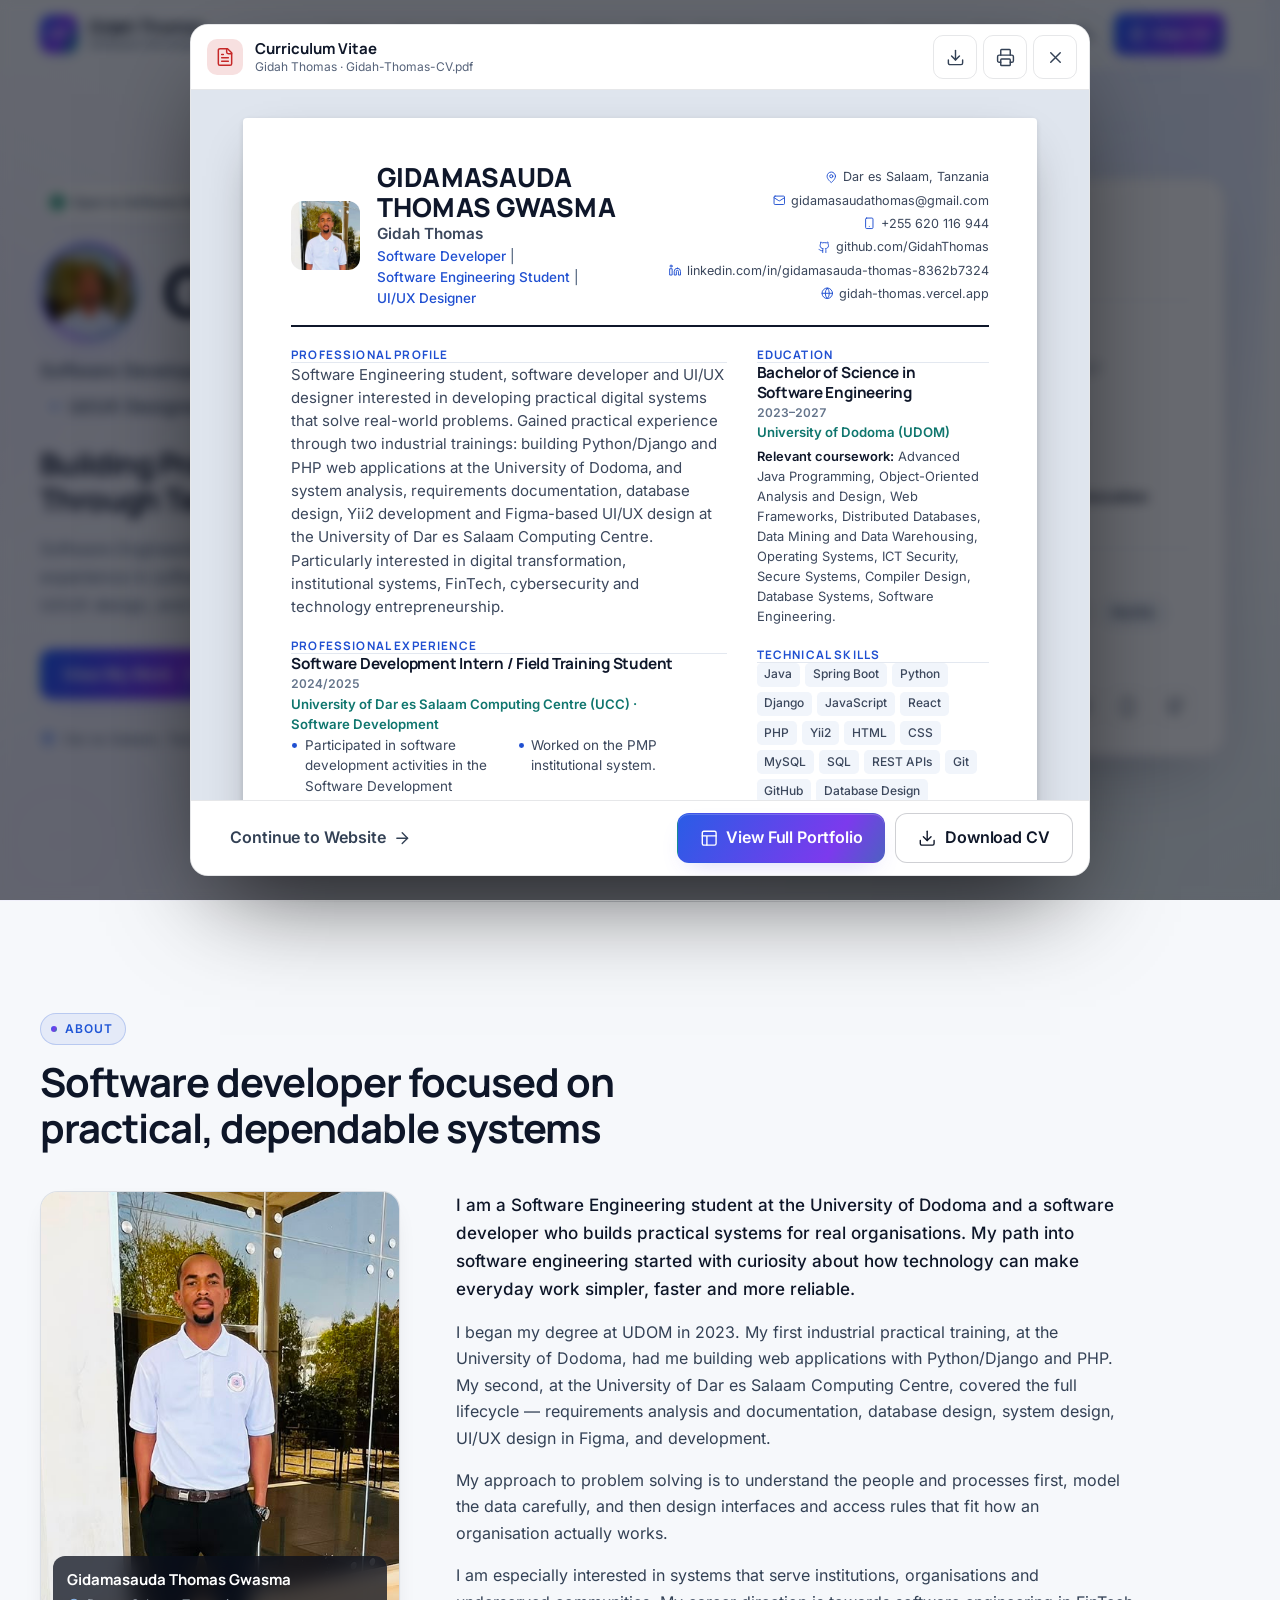
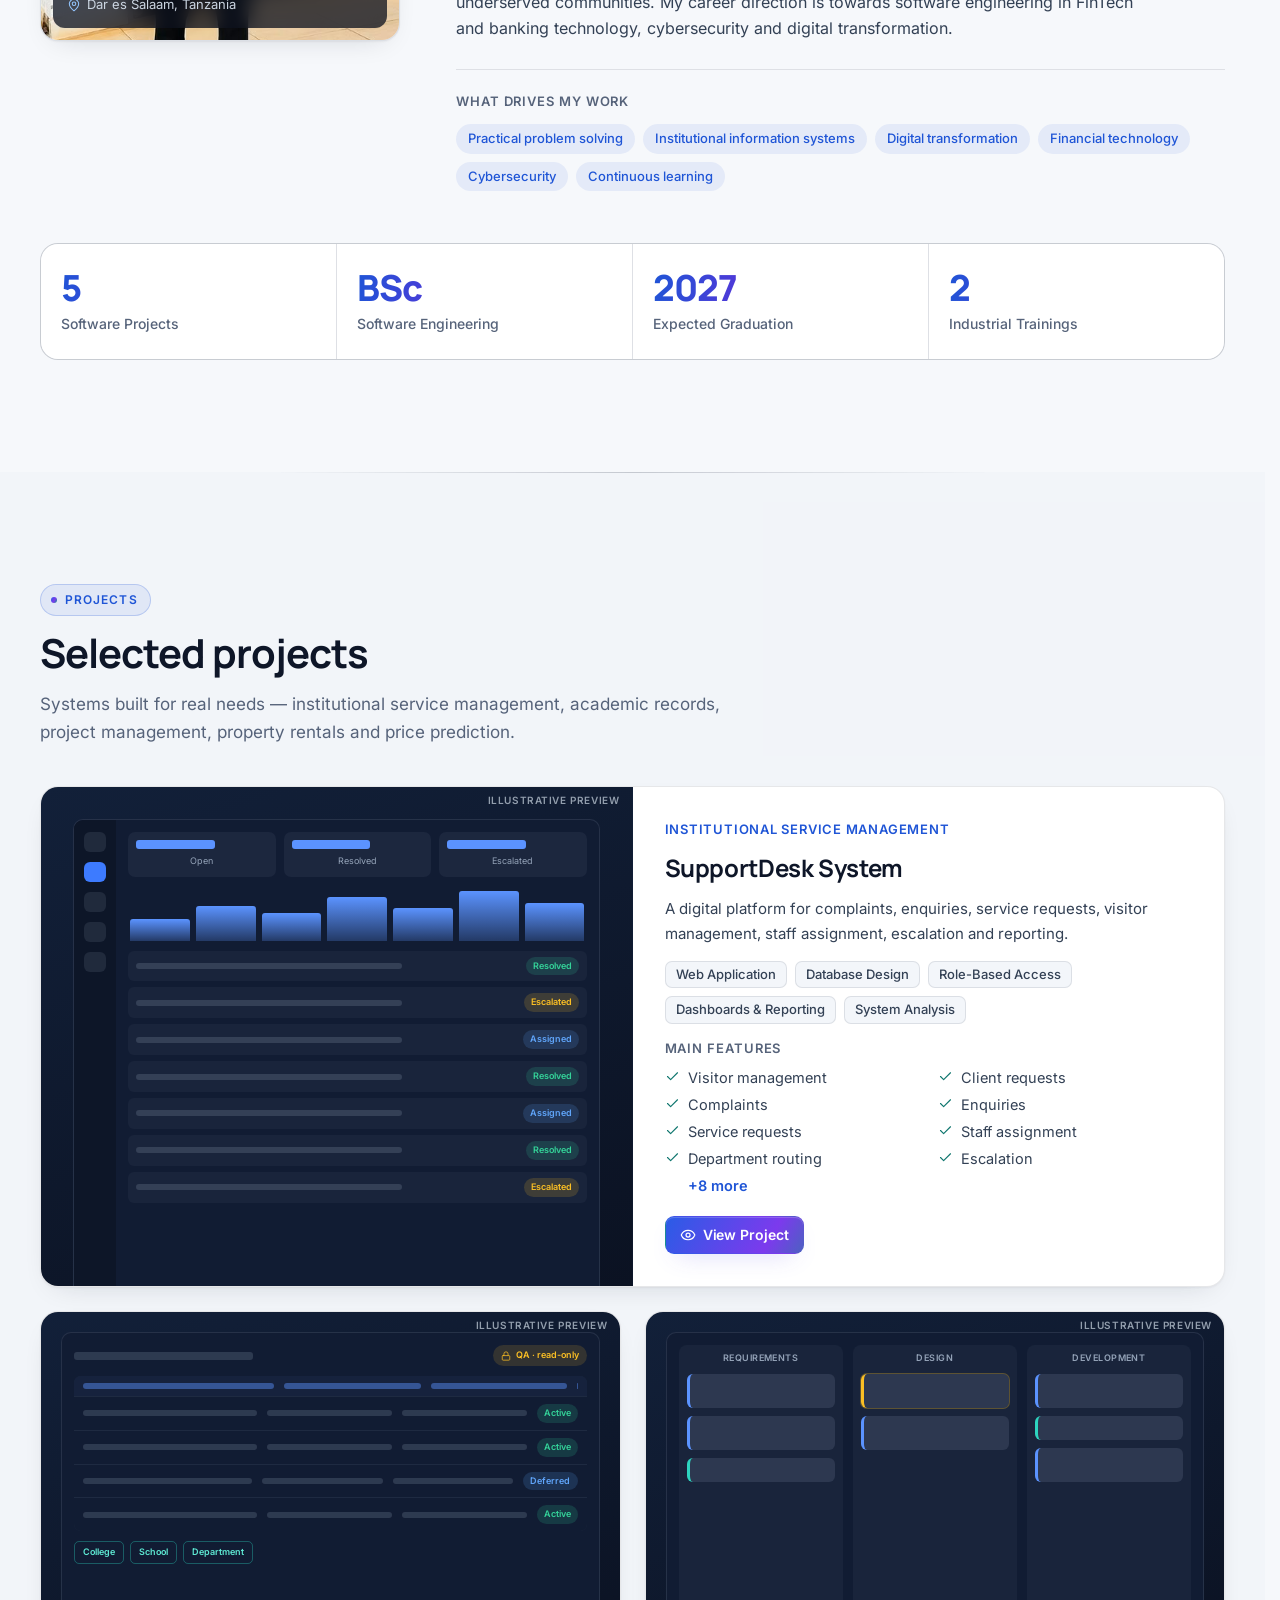
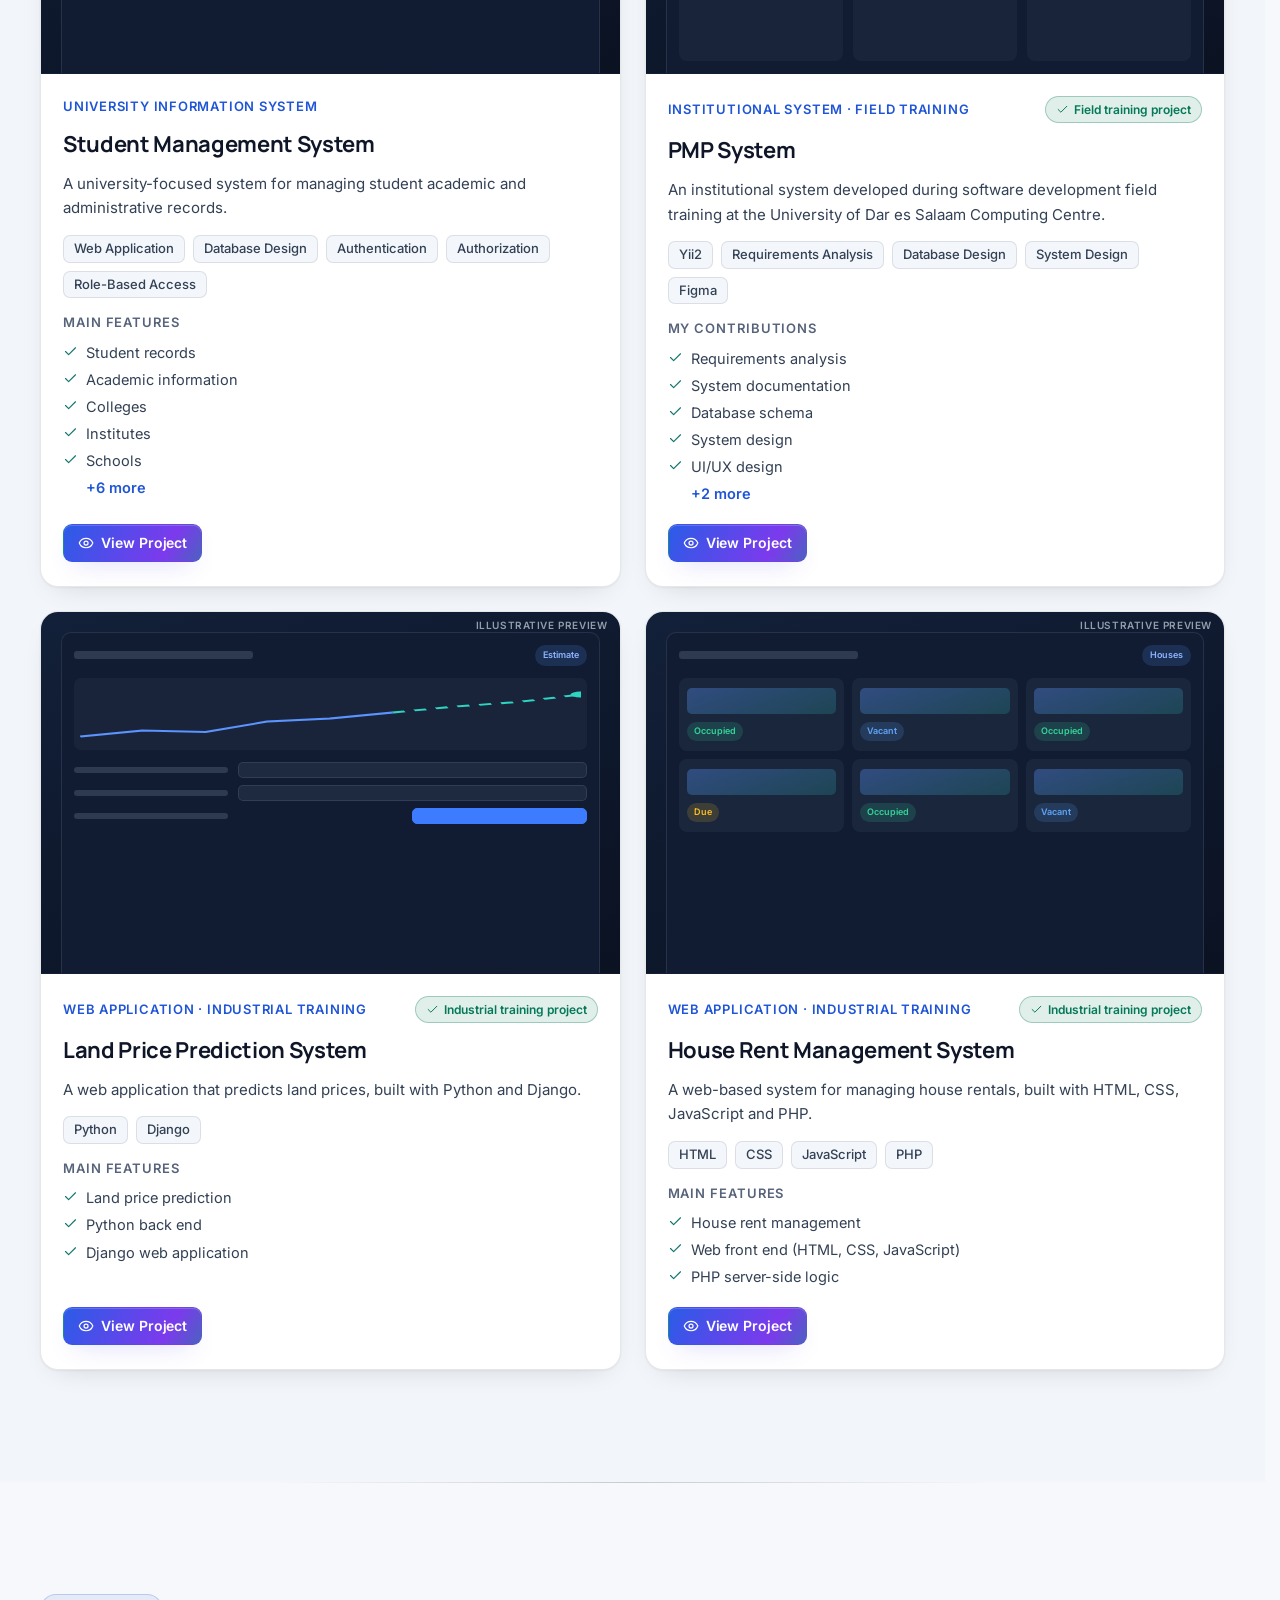
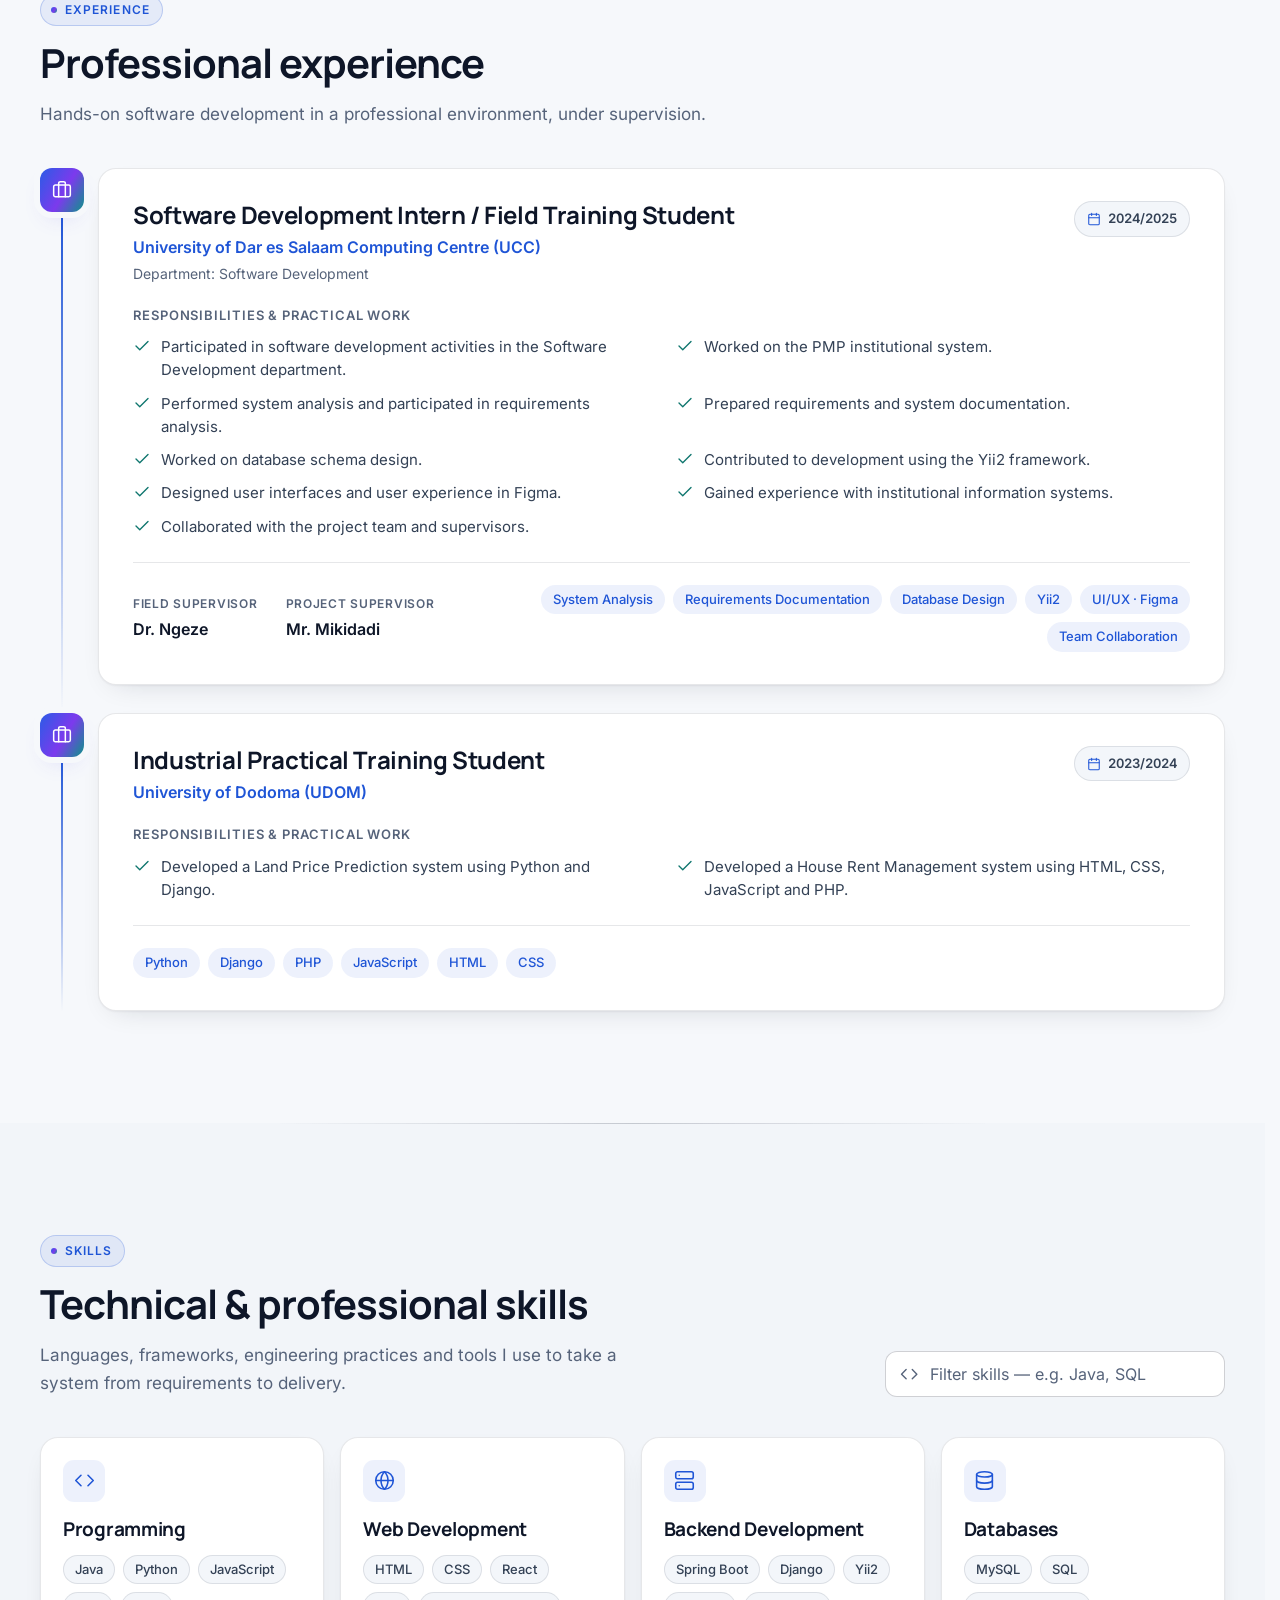
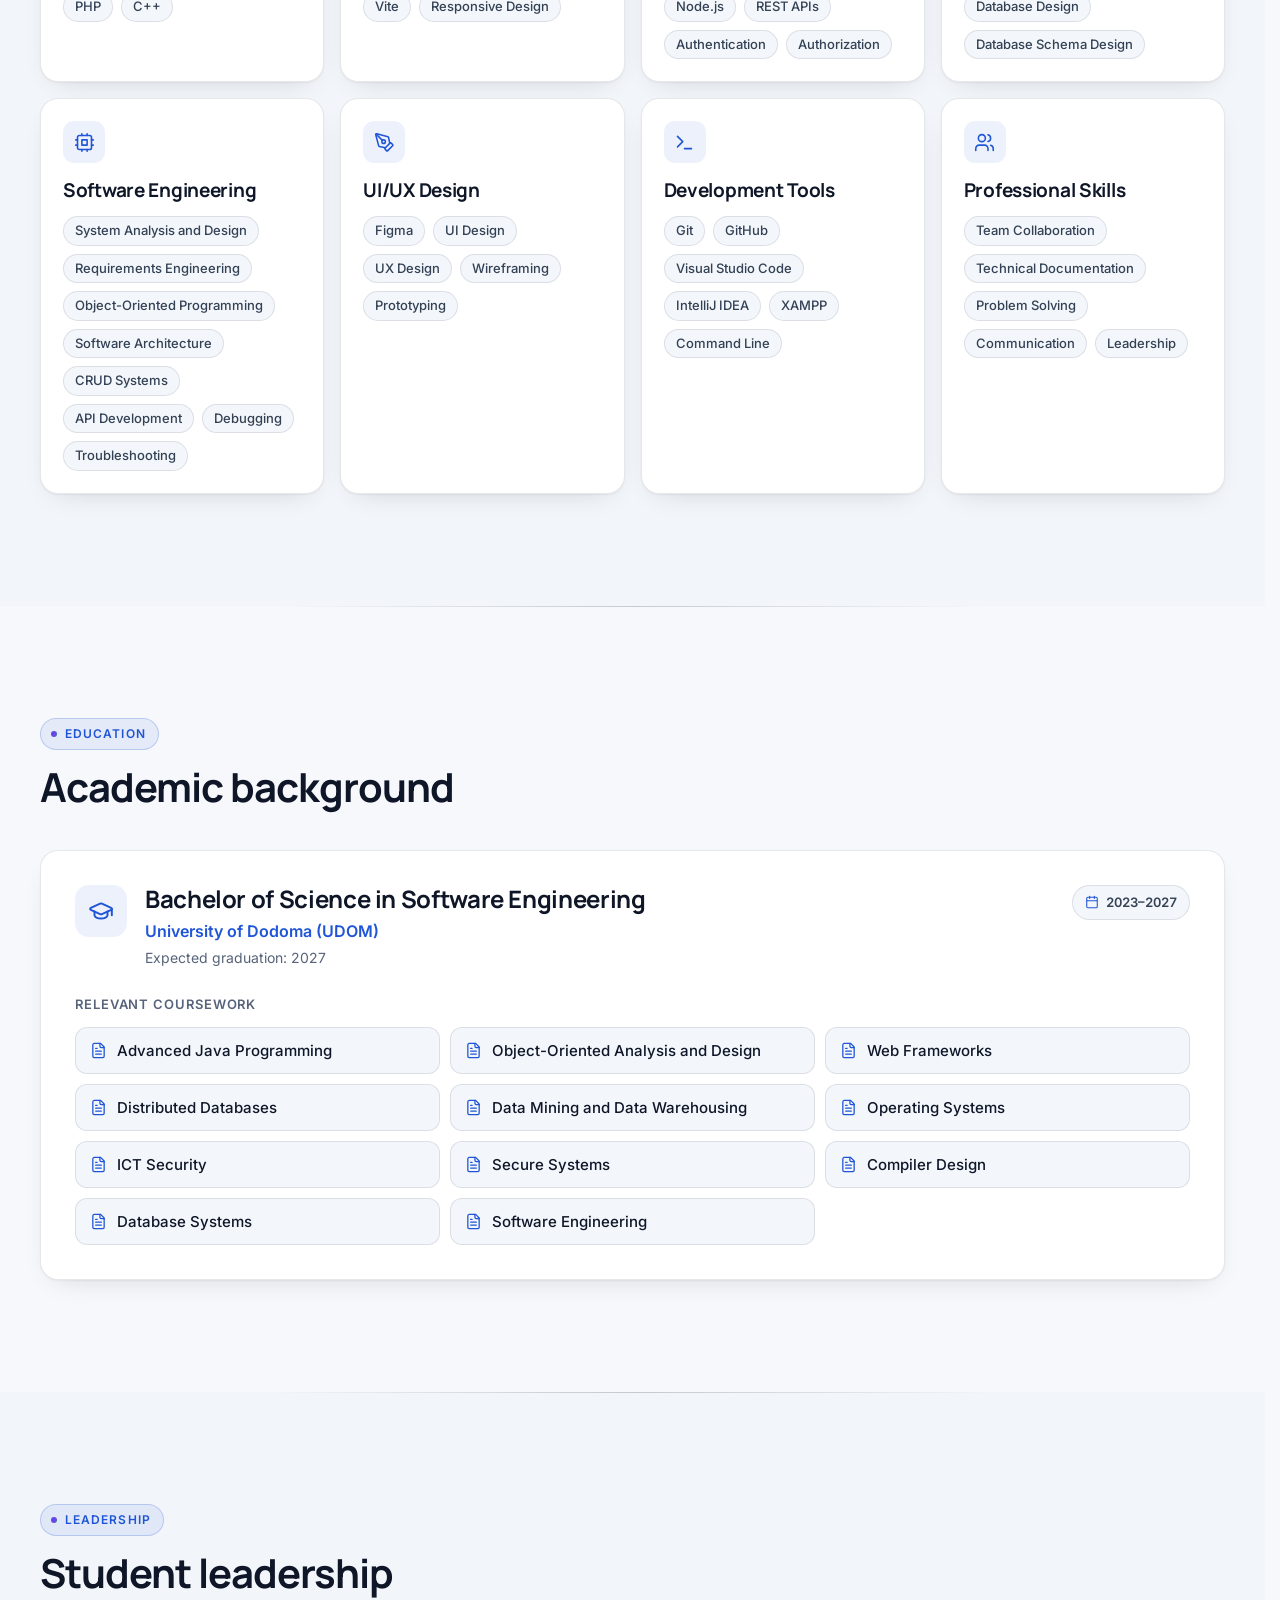
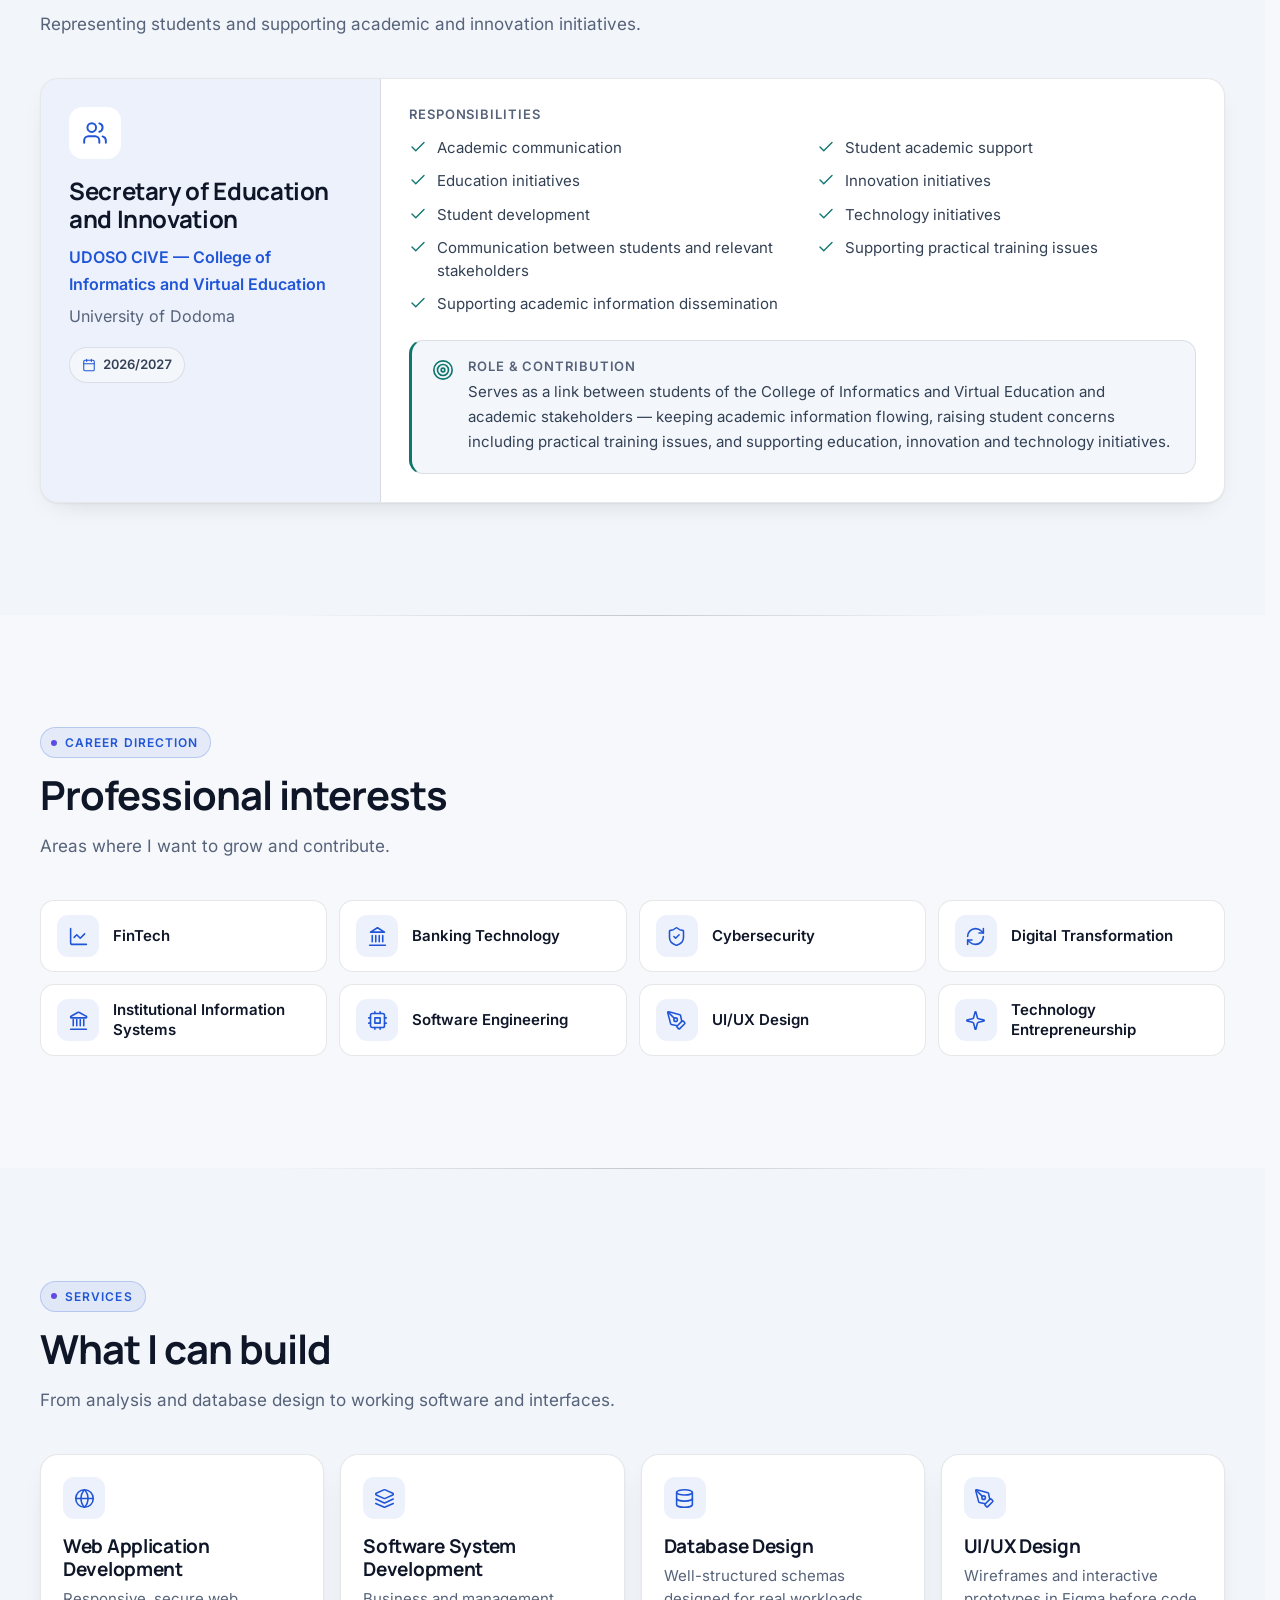
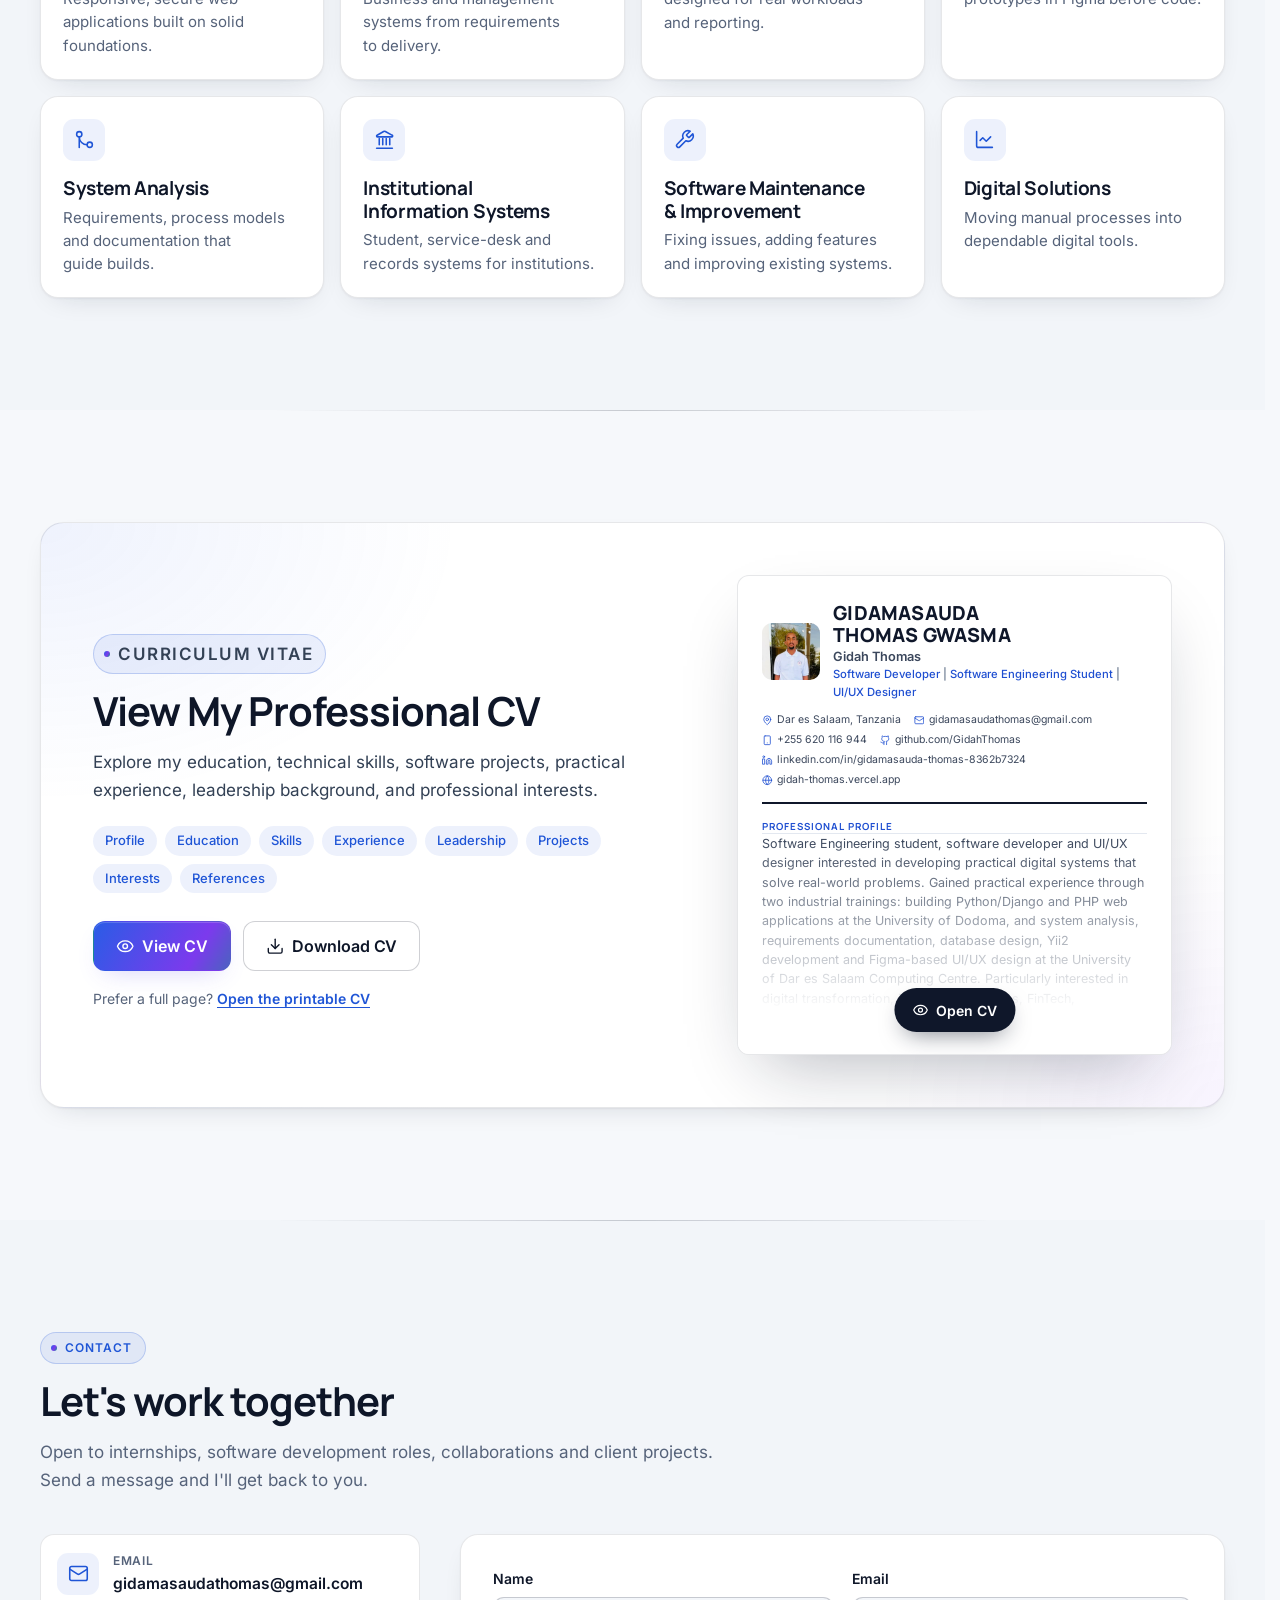
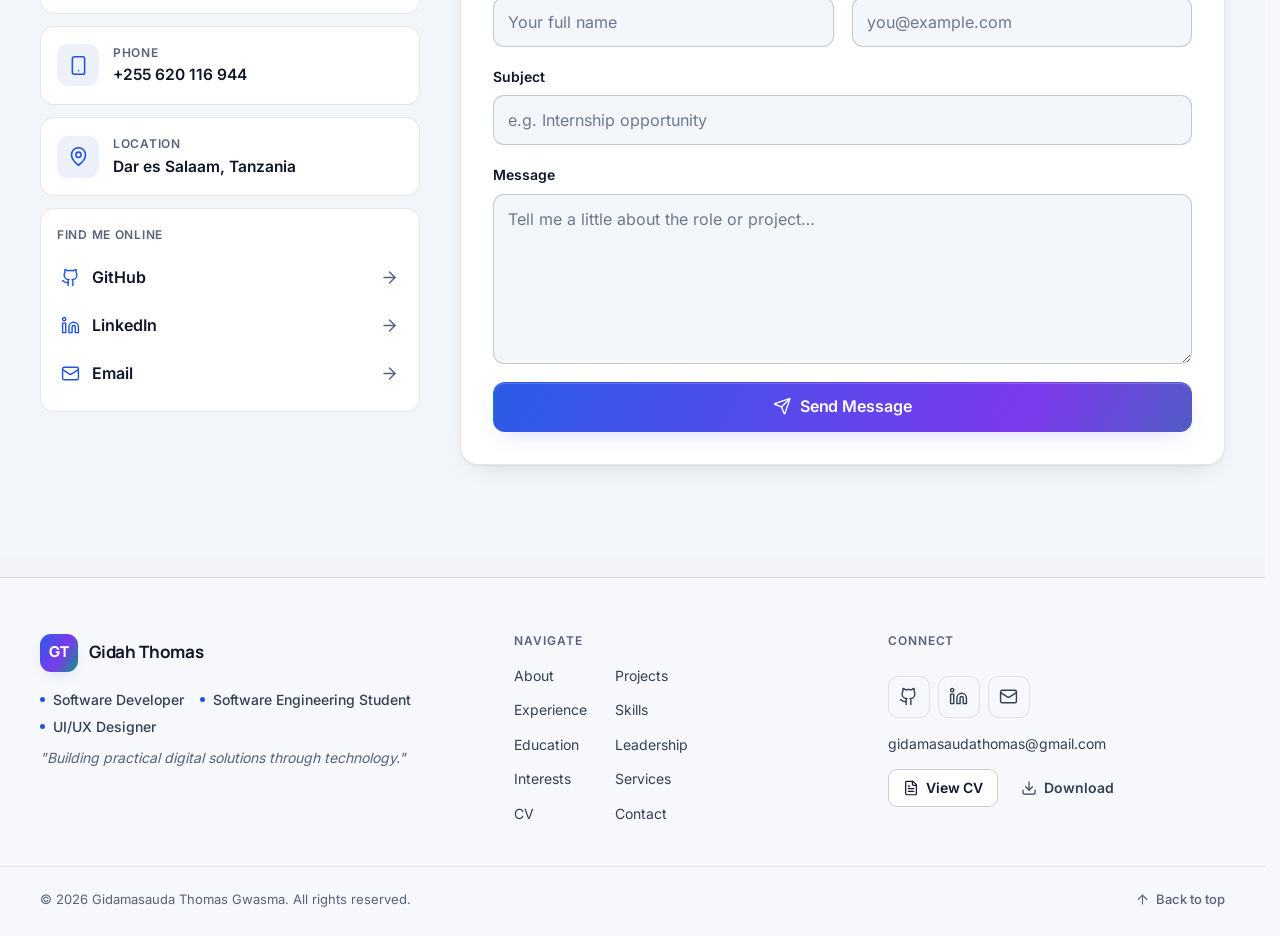
<file: index.html>
<!DOCTYPE html>
<html lang="en">

<head>
    <meta charset="UTF-8">
    <meta name="viewport" content="width=device-width, initial-scale=1.0, viewport-fit=cover">
    <title>Gidah Thomas | Software Developer &amp; UI/UX Designer</title>
    <meta name="description"
        content="Portfolio of Gidamasauda Thomas Gwasma, a Software Engineering student and software developer from Tanzania specializing in software development, web applications, databases, UI/UX design, and digital solutions.">
    <meta name="keywords"
        content="Gidah Thomas, Gidamasauda Thomas Gwasma, software developer, software engineering, University of Dodoma, UI/UX designer, Java, Spring Boot, Yii2, React, MySQL, Tanzania, Dar es Salaam, portfolio, CV">
    <meta name="author" content="Gidamasauda Thomas Gwasma">
    <meta name="robots" content="index, follow">
    <link rel="canonical" href="https://gidah-thomas.vercel.app/">
    <meta name="theme-color" content="#0a0f1c" media="(prefers-color-scheme: dark)">
    <meta name="theme-color" content="#f6f8fb" media="(prefers-color-scheme: light)">

    <!-- Social sharing -->
    <meta property="og:type" content="profile">
    <meta property="og:site_name" content="Gidah Thomas">
    <meta property="og:title" content="Gidah Thomas | Software Developer &amp; UI/UX Designer">
    <meta property="og:description"
        content="Professional portfolio and CV of Gidah Thomas — Software Developer, Software Engineering Student (University of Dodoma) and UI/UX Designer from Tanzania.">
    <meta property="og:url" content="https://gidah-thomas.vercel.app/">
    <meta property="og:image" content="https://gidah-thomas.vercel.app/images/gidah-headshot.jpg">
    <meta property="og:image:width" content="320">
    <meta property="og:image:height" content="320">
    <meta property="og:image:alt" content="Gidah Thomas">
    <meta property="og:locale" content="en_US">
    <meta property="profile:first_name" content="Gidamasauda">
    <meta property="profile:last_name" content="Gwasma">
    <meta name="twitter:card" content="summary">
    <meta name="twitter:title" content="Gidah Thomas | Software Developer &amp; UI/UX Designer">
    <meta name="twitter:description"
        content="Professional portfolio and CV of Gidah Thomas — Software Developer, Software Engineering Student and UI/UX Designer from Tanzania.">
    <meta name="twitter:image" content="https://gidah-thomas.vercel.app/images/gidah-headshot.jpg">

    <link rel="icon" type="image/svg+xml" href="favicon.svg">
    <link rel="apple-touch-icon" href="images/gidah-headshot.jpg">

    <script type="application/ld+json">
    {
      "@context": "https://schema.org",
      "@type": "Person",
      "name": "Gidamasauda Thomas Gwasma",
      "alternateName": "Gidah Thomas",
      "jobTitle": "Software Developer",
      "email": "mailto:gidamasaudathomas@gmail.com",
      "url": "https://gidah-thomas.vercel.app/",
      "image": "https://gidah-thomas.vercel.app/images/gidah-headshot.jpg",
      "address": { "@type": "PostalAddress", "addressLocality": "Dar es Salaam", "addressCountry": "TZ" },
      "alumniOf": { "@type": "CollegeOrUniversity", "name": "University of Dodoma" },
      "sameAs": ["https://github.com/GidahThomas", "https://www.linkedin.com/in/gidamasauda-thomas-8362b7324/"],
      "knowsAbout": ["Software Engineering", "Java", "Spring Boot", "Yii2", "React", "MySQL", "UI/UX Design", "System Analysis"]
    }
    </script>

    <!-- Before first paint: apply theme, and decide whether the opening CV popup shows (no flash of the page) -->
    <script>
        (function () {
            var d = document.documentElement, t = null, seen = null;
            try { t = localStorage.getItem('theme'); } catch (e) { }
            if (t !== 'light' && t !== 'dark') {
                t = window.matchMedia && window.matchMedia('(prefers-color-scheme: light)').matches ? 'light' : 'dark';
            }
            d.setAttribute('data-theme', t);
            d.setAttribute('data-bs-theme', t);
            try { seen = sessionStorage.getItem('cvIntroSeen'); } catch (e) { }
            var deepLink = location.hash && location.hash.length > 1;
            if (!seen && !deepLink) d.classList.add('cv-intro');
        })();
    </script>

    <!-- Bootstrap sits in a cascade layer, so the site's own (unlayered) styles always take precedence -->
    <style>@import url("assets/vendor/bootstrap/css/bootstrap.min.css") layer(bootstrap);</style>
    <link rel="stylesheet" href="css/fonts.css">
    <link rel="stylesheet" href="css/styles.css">
    <link rel="stylesheet" href="css/cv-document.css">
</head>

<body>
    <a class="skip-link" href="#main">Skip to content</a>

    <!-- ============ HEADER ============ -->
    <header class="site-header" id="site-header">
        <span class="scroll-progress" id="scroll-progress" aria-hidden="true"></span>
        <div class="container header-inner">
            <a class="brand" href="#home" aria-label="Gidah Thomas — home">
                <span class="brand-mark" aria-hidden="true">GT</span>
                <span class="brand-text">
                    <strong>Gidah Thomas</strong>
                    <small>Software Developer</small>
                </span>
            </a>

            <nav class="primary-nav" aria-label="Primary">
                <ul id="nav-links"></ul>
            </nav>

            <div class="header-actions">
                <div class="header-social" id="header-social"></div>
                <button class="icon-btn" id="theme-toggle" type="button" aria-label="Switch colour theme"></button>
                <button class="btn btn-primary btn-sm header-cv" type="button" data-open-cv aria-label="View CV">
                    <span data-icon="file"></span><span class="header-cv-label">View CV</span>
                </button>
                <button class="icon-btn menu-toggle" id="menu-toggle" type="button" aria-label="Open menu"
                    aria-expanded="false" aria-controls="mobile-menu"></button>
            </div>
        </div>

        <div class="mobile-menu" id="mobile-menu" hidden>
            <div class="container">
                <ul class="mobile-links" id="mobile-links"></ul>
                <div class="mobile-footer">
                    <div class="mobile-cv">
                        <button class="btn btn-primary btn-lg" type="button" data-open-cv><span
                                data-icon="file"></span>View CV</button>
                        <a class="btn btn-outline btn-lg" data-cv-download href="#"><span
                                data-icon="download"></span>Download</a>
                    </div>
                    <div class="social-row" id="mobile-social"></div>
                </div>
            </div>
        </div>
    </header>

    <main id="main">
        <!-- ============ HERO ============ -->
        <section class="hero" id="home" aria-labelledby="hero-name">
            <div class="hero-bg" aria-hidden="true">
                <div class="grid-overlay"></div>
                <div class="glow glow-a"></div>
                <div class="glow glow-b"></div>
            </div>
            <div class="container hero-grid">
                <div class="hero-copy">
                    <p class="status-pill reveal"><span class="pulse" aria-hidden="true"></span><span
                            data-bind="profile.status"></span></p>
                    <div class="hero-id reveal">
                        <img class="hero-avatar" id="hero-avatar" alt="Photo of Gidah Thomas" width="240" height="240"
                            fetchpriority="high">
                        <h1 id="hero-name" class="hero-name" data-bind="profile.name"></h1>
                    </div>
                    <ul class="hero-roles reveal" id="hero-roles" aria-label="Roles"></ul>
                    <p class="hero-headline reveal"></p>
                    <p class="hero-summary reveal" data-bind="profile.summary"></p>
                    <div class="hero-actions reveal">
                        <a class="btn btn-primary btn-lg" href="#projects">View My Work <span
                                data-icon="arrowRight"></span></a>
                        <button class="btn btn-outline btn-lg" type="button" data-open-cv><span
                                data-icon="file"></span>View CV</button>
                        <a class="btn btn-ghost btn-lg" href="#contact"><span data-icon="mail"></span>Contact Me</a>
                    </div>
                    <ul class="hero-meta reveal" id="hero-meta"></ul>
                </div>

                <aside class="hero-card reveal" id="hero-card" aria-label="Profile summary"></aside>
            </div>
        </section>

        <!-- ============ ABOUT ============ -->
        <section class="section" id="about" aria-labelledby="about-title">
            <div class="container">
                <header class="section-head reveal">
                    <p class="eyebrow">About</p>
                    <h2 id="about-title">Software developer focused on practical, dependable systems</h2>
                </header>
                <div class="about-grid">
                    <figure class="about-photo reveal">
                        <img id="about-photo" alt="Portrait of Gidah Thomas" width="720" height="1280" loading="lazy"
                            decoding="async">
                        <figcaption>
                            <strong data-bind="profile.fullName"></strong>
                            <span><span data-icon="pin"></span> <span data-bind="profile.location"></span></span>
                        </figcaption>
                    </figure>
                    <div class="about-body">
                        <div class="about-text reveal" id="about-text"></div>
                        <div class="about-focus reveal">
                            <h3>What drives my work</h3>
                            <ul class="chip-list" id="about-focus"></ul>
                        </div>
                    </div>
                </div>
                <ul class="stats reveal" id="about-stats"></ul>
            </div>
        </section>

        <!-- ============ PROJECTS ============ -->
        <section class="section" id="projects" aria-labelledby="projects-title">
            <div class="container">
                <header class="section-head reveal">
                    <p class="eyebrow">Projects</p>
                    <h2 id="projects-title">Selected projects</h2>
                    <p class="section-lead">Systems built for real needs — institutional service management, academic records, project management, property rentals and price prediction.</p>
                </header>
                <div class="projects-grid" id="projects-grid"></div>
            </div>
        </section>

        <!-- ============ EXPERIENCE ============ -->
        <section class="section" id="experience" aria-labelledby="experience-title">
            <div class="container">
                <header class="section-head reveal">
                    <p class="eyebrow">Experience</p>
                    <h2 id="experience-title">Professional experience</h2>
                    <p class="section-lead">Hands-on software development in a professional environment, under
                        supervision.</p>
                </header>
                <ol class="timeline" id="experience-list"></ol>
            </div>
        </section>

        <!-- ============ SKILLS ============ -->
        <section class="section" id="skills" aria-labelledby="skills-title">
            <div class="container">
                <header class="section-head section-head-row reveal">
                    <div>
                        <p class="eyebrow">Skills</p>
                        <h2 id="skills-title">Technical &amp; professional skills</h2>
                        <p class="section-lead">Languages, frameworks, engineering practices and tools I use to take a
                            system from requirements to delivery.</p>
                    </div>
                    <label class="skill-filter">
                        <span data-icon="code"></span>
                        <input type="search" id="skill-filter" placeholder="Filter skills — e.g. Java, SQL"
                            aria-label="Filter skills" autocomplete="off">
                    </label>
                </header>
                <div class="skills-grid" id="skills-grid"></div>
                <p class="filter-empty" id="skill-empty" hidden>No matching skills.</p>
            </div>
        </section>

        <!-- ============ EDUCATION ============ -->
        <section class="section" id="education" aria-labelledby="education-title">
            <div class="container">
                <header class="section-head reveal">
                    <p class="eyebrow">Education</p>
                    <h2 id="education-title">Academic background</h2>
                </header>
                <div id="education-list"></div>
            </div>
        </section>

        <!-- ============ LEADERSHIP ============ -->
        <section class="section" id="leadership" aria-labelledby="leadership-title">
            <div class="container">
                <header class="section-head reveal">
                    <p class="eyebrow">Leadership</p>
                    <h2 id="leadership-title">Student leadership</h2>
                    <p class="section-lead">Representing students and supporting academic and innovation initiatives.
                    </p>
                </header>
                <div id="leadership-list"></div>
            </div>
        </section>

        <!-- ============ PROFESSIONAL INTERESTS ============ -->
        <section class="section" id="interests" aria-labelledby="interests-title">
            <div class="container">
                <header class="section-head reveal">
                    <p class="eyebrow">Career direction</p>
                    <h2 id="interests-title">Professional interests</h2>
                    <p class="section-lead">Areas where I want to grow and contribute.</p>
                </header>
                <ul class="interests-grid" id="interests-grid"></ul>
            </div>
        </section>

        <!-- ============ SERVICES ============ -->
        <section class="section" id="services" aria-labelledby="services-title">
            <div class="container">
                <header class="section-head reveal">
                    <p class="eyebrow">Services</p>
                    <h2 id="services-title">What I can build</h2>
                    <p class="section-lead">From analysis and database design to working software and interfaces.</p>
                </header>
                <div class="services-grid" id="services-grid"></div>
            </div>
        </section>

        <!-- ============ CV ============ -->
        <section class="section" id="cv" aria-labelledby="cv-title">
            <div class="container">
                <div class="cv-banner reveal">
                    <div class="cv-copy">
                        <p class="eyebrow">Curriculum Vitae</p>
                        <h2 id="cv-title" data-bind="cv.title"></h2>
                        <p data-bind="cv.text"></p>
                        <ul class="cv-contents" id="cv-contents"></ul>
                        <div class="cv-actions">
                            <button class="btn btn-primary btn-lg" type="button" data-open-cv><span
                                    data-icon="eye"></span>View CV</button>
                            <a class="btn btn-outline btn-lg" data-cv-download href="#"><span data-icon="download"></span>
                                Download CV</a>
                        </div>
                        <p class="cv-alt">Prefer a full page? <a id="cv-page-link" href="cv/index.html">Open the printable CV</a></p>
                    </div>
                    <div class="cv-preview" data-open-cv>
                        <div class="cv-preview-paper cvdoc-wrap" id="cv-preview" aria-hidden="true" inert></div>
                        <button class="cv-preview-cta" type="button" data-open-cv aria-label="Open the CV preview"><span
                                data-icon="eye"></span>Open CV</button>
                    </div>
                </div>
            </div>
        </section>

        <!-- ============ CONTACT ============ -->
        <section class="section" id="contact" aria-labelledby="contact-title">
            <div class="container">
                <header class="section-head reveal">
                    <p class="eyebrow">Contact</p>
                    <h2 id="contact-title">Let's work together</h2>
                    <p class="section-lead">Open to internships, software development roles, collaborations and client
                        projects. Send a message and I'll get back to you.</p>
                </header>
                <div class="contact-grid">
                    <aside class="contact-info reveal" id="contact-info"></aside>

                    <form class="contact-form reveal" id="contact-form" novalidate>
                        <div class="field-row">
                            <div class="field">
                                <label for="cf-name">Name</label>
                                <input id="cf-name" name="name" type="text" autocomplete="name" required
                                    placeholder="Your full name" aria-describedby="cf-name-error">
                                <p class="field-error" id="cf-name-error" aria-live="polite"></p>
                            </div>
                            <div class="field">
                                <label for="cf-email">Email</label>
                                <input id="cf-email" name="email" type="email" autocomplete="email" required
                                    placeholder="you@example.com" aria-describedby="cf-email-error">
                                <p class="field-error" id="cf-email-error" aria-live="polite"></p>
                            </div>
                        </div>
                        <div class="field">
                            <label for="cf-subject">Subject</label>
                            <input id="cf-subject" name="subject" type="text" required
                                placeholder="e.g. Internship opportunity"
                                aria-describedby="cf-subject-error">
                            <p class="field-error" id="cf-subject-error" aria-live="polite"></p>
                        </div>
                        <div class="field">
                            <label for="cf-message">Message</label>
                            <textarea id="cf-message" name="message" rows="6" required
                                placeholder="Tell me a little about the role or project…"
                                aria-describedby="cf-message-error"></textarea>
                            <p class="field-error" id="cf-message-error" aria-live="polite"></p>
                        </div>
                        <!-- Spam honeypot: humans never see or fill this -->
                        <input type="text" name="_honey" class="hp" tabindex="-1" autocomplete="off" aria-hidden="true">
                        <button class="btn btn-primary btn-lg btn-block" type="submit" id="cf-submit">
                            <span data-icon="send"></span><span class="btn-label">Send Message</span>
                        </button>
                        <p class="form-status" id="cf-status" role="status" aria-live="polite" hidden></p>

                        <!-- Shown in place of the fields once a message has been sent (filled in by js/app.js) -->
                        <div class="form-success" id="cf-success" hidden>
                            <span class="success-badge" aria-hidden="true"><span data-icon="check"></span></span>
                            <p class="eyebrow">Message received</p>
                            <h3 id="cf-success-title" tabindex="-1">Thank you<span id="cf-success-name"></span></h3>
                            <p class="success-lead">Your message has been delivered to my inbox. I read every message personally and will reply as soon as possible.</p>
                            <p class="success-reply" id="cf-success-reply" hidden><span data-icon="mail"></span><span>My reply will go to <strong id="cf-success-email"></strong></span></p>
                            <div class="success-actions">
                                <button class="btn btn-primary" type="button" id="cf-again"><span data-icon="send"></span>Send another message</button>
                                <a class="btn btn-ghost" href="#projects">Browse my projects <span data-icon="arrowRight"></span></a>
                            </div>
                        </div>
                    </form>
                </div>
            </div>
        </section>
    </main>

    <!-- ============ FOOTER ============ -->
    <footer class="site-footer" id="site-footer">
        <div class="container footer-grid">
            <div class="footer-brand">
                <a class="brand" href="#home">
                    <span class="brand-mark" aria-hidden="true">GT</span>
                    <span class="brand-text"><strong>Gidah Thomas</strong></span>
                </a>
                <p class="footer-roles" id="footer-roles"></p>
                <p class="footer-tagline">"<span data-bind="profile.tagline"></span>"</p>
            </div>
            <nav class="footer-nav" aria-label="Footer">
                <h3>Navigate</h3>
                <ul id="footer-links"></ul>
            </nav>
            <div class="footer-connect">
                <h3>Connect</h3>
                <div class="social-row" id="footer-social"></div>
                <a class="footer-email" data-bind-href="social.email" data-bind="profile.email"></a>
                <div class="footer-cv">
                    <button class="btn btn-outline btn-sm" type="button" data-open-cv><span data-icon="file"></span>
                        View CV</button>
                    <a class="btn btn-ghost btn-sm" data-cv-download href="#"><span data-icon="download"></span>
                        Download</a>
                </div>
            </div>
        </div>
        <div class="container footer-bottom">
            <p>&copy; 2026 Gidamasauda Thomas Gwasma. All rights reserved.</p>
            <a class="to-top" href="#home"><span data-icon="arrowUp"></span> Back to top</a>
        </div>
    </footer>

    <!-- ============ CV VIEWER (opening popup) ============ -->
    <div class="cv-viewer" id="cv-viewer">
        <div class="cvv-backdrop" data-cv-action="continue"></div>
        <div class="cvv-window" role="dialog" aria-modal="true" aria-labelledby="cvv-title" tabindex="-1">
            <div class="cvv-bar">
                <span class="cvv-file">
                    <span class="cvv-file-icon" data-icon="file"></span>
                    <span class="cvv-file-text">
                        <strong id="cvv-title">Curriculum Vitae</strong>
                        <small id="cvv-subtitle"></small>
                    </span>
                </span>
                <div class="cvv-bar-actions">
                    <a class="icon-btn cvv-icon" data-cv-download href="#" aria-label="Download CV (PDF)"
                        title="Download CV (PDF)"><span data-icon="download"></span></a>
                    <a class="icon-btn cvv-icon cvv-print" id="cvv-print" href="cv/index.html" target="_blank" rel="noopener"
                        aria-label="Open printable CV in a new tab" title="Open printable CV"><span
                            data-icon="printer"></span></a>
                    <button class="icon-btn cvv-icon" type="button" data-cv-action="continue"
                        aria-label="Close CV and continue to website" title="Close"><span data-icon="x"></span></button>
                </div>
            </div>
            <div class="cvv-scroll" id="cvv-scroll" tabindex="0" aria-label="CV document">
                <div class="cvv-paper cvdoc-wrap" id="cvv-doc"></div>
            </div>
            <div class="cvv-actions">
                <button class="btn btn-primary btn-lg" type="button" data-cv-action="portfolio"><span
                        data-icon="layout"></span>View Full Portfolio</button>
                <a class="btn btn-outline btn-lg" data-cv-download href="#"><span data-icon="download"></span>Download
                    CV</a>
                <button class="btn btn-ghost btn-lg" type="button" data-cv-action="continue">Continue to Website<span
                        data-icon="arrowRight"></span></button>
            </div>
        </div>
    </div>

    <!-- ============ PROJECT MODAL ============ -->
    <div class="modal" id="project-modal" hidden>
        <div class="modal-backdrop" data-close-modal></div>
        <div class="modal-panel" role="dialog" aria-modal="true" aria-labelledby="modal-title" tabindex="-1">
            <button class="icon-btn modal-close" type="button" data-close-modal aria-label="Close project details"></button>
            <div id="modal-body"></div>
        </div>
    </div>

    <noscript>
        <style>
            .cv-viewer { display: none !important; }
        </style>
        <div class="noscript">This site needs JavaScript to display its content. You can still <a
                href="assets/cv/Gidah-Thomas-CV.pdf">download the CV (PDF)</a> or email <a
                href="mailto:gidamasaudathomas@gmail.com">gidamasaudathomas@gmail.com</a>.</div>
    </noscript>

    <script src="assets/vendor/bootstrap/js/bootstrap.bundle.min.js"></script>
    <script src="js/data.js"></script>
    <script src="js/icons.js"></script>
    <script src="js/cv-document.js"></script>
    <script src="js/app.js"></script>
</body>

</html>
</file>
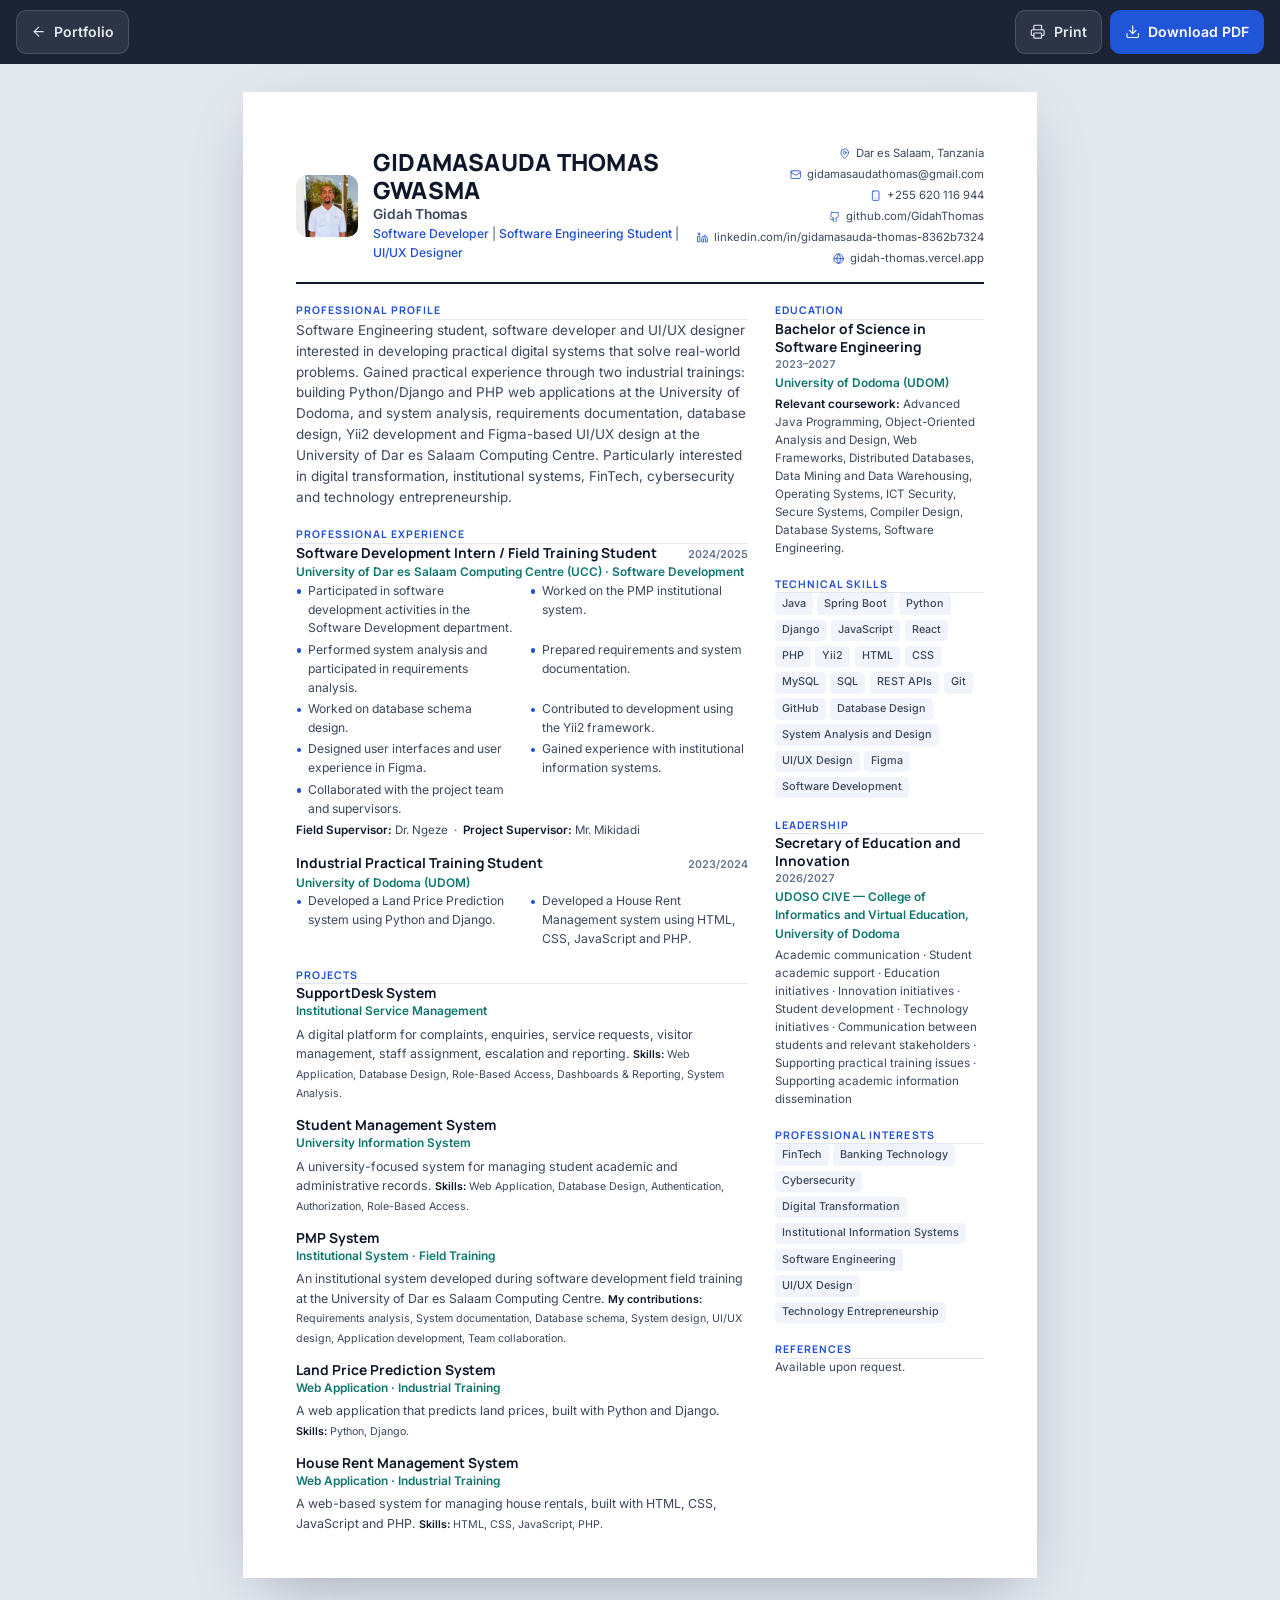
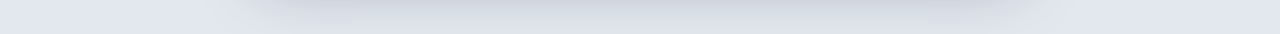
<file: cv/index.html>
<!DOCTYPE html>
<html lang="en">

<head>
    <meta charset="UTF-8">
    <meta name="viewport" content="width=device-width, initial-scale=1.0, viewport-fit=cover">
    <title>CV — Gidamasauda Thomas Gwasma (Gidah Thomas)</title>
    <meta name="description"
        content="Curriculum Vitae of Gidamasauda Thomas Gwasma (Gidah Thomas) — Software Developer, Software Engineering student at the University of Dodoma, and UI/UX Designer.">
    <meta name="author" content="Gidamasauda Thomas Gwasma">
    <link rel="canonical" href="https://gidah-thomas.vercel.app/cv/">
    <meta property="og:type" content="profile">
    <meta property="og:title" content="CV — Gidah Thomas">
    <meta property="og:description" content="Software Developer | Software Engineering Student | UI/UX Designer">
    <meta property="og:url" content="https://gidah-thomas.vercel.app/cv/">
    <meta property="og:image" content="https://gidah-thomas.vercel.app/images/gidah-headshot.jpg">
    <link rel="icon" type="image/svg+xml" href="../favicon.svg">
    <style>@import url("../assets/vendor/bootstrap/css/bootstrap.min.css") layer(bootstrap);</style>
    <link rel="stylesheet" href="../css/fonts.css">
    <link rel="stylesheet" href="../css/cv-document.css">
    <link rel="stylesheet" href="cv.css">
</head>

<body>
    <div class="toolbar" role="toolbar" aria-label="CV actions">
        <a class="tb-btn" href="../index.html" id="tb-back"><span data-icon="arrowRight" data-class="flip"></span><span
                class="tb-label">Portfolio</span></a>
        <div class="tb-right">
            <button class="tb-btn" type="button" id="tb-print"><span data-icon="printer"></span><span
                    class="tb-label">Print</span></button>
            <a class="tb-btn tb-primary" id="tb-download" href="#"><span data-icon="download"></span>Download PDF</a>
        </div>
    </div>

    <main class="sheet cvdoc-wrap" id="cv-doc"></main>

    <script src="../assets/vendor/bootstrap/js/bootstrap.bundle.min.js"></script>
    <script src="../js/data.js"></script>
    <script src="../js/icons.js"></script>
    <script src="../js/cv-document.js"></script>
    <script src="cv.js"></script>
</body>

</html>
</file>
<file: css/fonts.css>
/* =========================================================
   Fonts: Inter (text) and Manrope (headings), SIL Open Font License
   (licences in assets/fonts/*-OFL.txt).
   The font files are embedded below as data URIs so they load in every
   situation: on a web server, on GitHub Pages, and when index.html is
   opened directly from disk (browsers block separate font files on file://).
   Source files: assets/fonts/*.woff2 — see README.md to regenerate.
   ========================================================= */
@font-face {
  font-family: 'Inter';
  font-style: normal;
  font-weight: 100 900;
  font-display: swap;
  src: url('[data-uri]') format('woff2');
}

@font-face {
  font-family: 'Manrope';
  font-style: normal;
  font-weight: 200 800;
  font-display: swap;
  src: url('[data-uri]') format('woff2');
}

/* Metric-matched fallback: keeps line breaks stable before the fonts are ready */
@font-face {
  font-family: 'Inter Fallback';
  src: local('Arial'), local('Helvetica Neue'), local('Helvetica');
  ascent-override: 90.49%;
  descent-override: 22.56%;
  line-gap-override: 0%;
  size-adjust: 107.06%;
}
</file>
<file: css/styles.css>
/* =========================================================
   Gidah Thomas — Portfolio
   Typography: Manrope (headings) + Inter (text); mono only in the code panel.
   ========================================================= */

/* ---------- Tokens ---------- */
:root {
  --font-display: 'Manrope', 'Inter', 'Inter Fallback', 'Segoe UI', Roboto, 'Helvetica Neue', Arial, sans-serif;
  --font-body: 'Inter', 'Inter Fallback', 'Segoe UI', Roboto, 'Helvetica Neue', Arial, sans-serif;

  /* Fluid type scale (mobile → large screens) */
  --fs-xs: .8125rem;                                  /* 13px  labels, meta */
  --fs-sm: .875rem;                                   /* 14px  secondary text */
  --fs-base: 1rem;                                    /* 16px  body */
  --fs-md: 1.0625rem;                                 /* 17px  lead text */
  --fs-lg: clamp(1.0625rem, 1rem + .3vw, 1.1875rem);  /* card titles */
  --fs-xl: clamp(1.25rem, 1.1rem + .6vw, 1.5rem);     /* sub-headings */
  --fs-2xl: clamp(1.75rem, 1.35rem + 1.7vw, 2.5rem);  /* section headings */
  --fs-hero: clamp(2.5rem, 1.55rem + 4.3vw, 4.25rem); /* name */

  --radius-sm: 8px;
  --radius: 14px;
  --radius-lg: 18px;
  --header-h: 68px;
  --container: 1200px;
  --measure: 68ch;
  --gutter: 16px;
  --ease: cubic-bezier(.2, .7, .2, 1);

  /* dark (default) */
  --bg: #0a0f1c;
  --bg-alt: #0d1424;
  --surface: #111a2e;
  --surface-2: #16213a;
  --border: rgba(148, 163, 184, .15);
  --border-strong: rgba(148, 163, 184, .28);
  --text: #e8edf6;
  --text-2: #c0cad9;
  --muted: #93a1b8;
  --accent: #6b9dff;
  --accent-2: #2dd4bf;
  --accent-soft: rgba(107, 157, 255, .14);
  --on-accent: #ffffff;
  --btn-bg: #2f6bf0;
  --btn-bg-hover: #3f7bff;
  --ok: #34d399;
  --warn: #fbbf24;
  --err: #f87171;
  --shadow: 0 1px 2px rgba(0, 0, 0, .3), 0 12px 32px -14px rgba(0, 0, 0, .55);
  --shadow-lg: 0 30px 80px -24px rgba(0, 0, 0, .7);
  --grid-line: rgba(148, 163, 184, .06);
  --header-bg: rgba(10, 15, 28, .78);
  --code-bg: #0c1322;
  --viewer-bg: #0b1120;
  /* Brand gradient (blue → violet → teal) used on primary buttons, highlights and accents */
  --grad: linear-gradient(120deg, #3a68ee 0%, #7c3aed 55%, #0f857a 100%); /* dark enough for white text */
  --grad-text: linear-gradient(100deg, #7aa5ff 0%, #b49bff 50%, #4fe0cc 100%);
  --glow: rgba(99, 102, 241, .35);
  --card-hover-ring: 0 0 0 1px rgba(122, 165, 255, .35), 0 24px 60px -28px rgba(99, 102, 241, .55);
  --ambient-a: rgba(79, 125, 255, .14);
  --ambient-b: rgba(139, 92, 246, .10);
  --ambient-c: rgba(20, 184, 166, .08);
  color-scheme: dark;
}

:root[data-theme="light"] {
  --bg: #f6f8fb;
  --bg-alt: #eef2f7;
  --surface: #ffffff;
  --surface-2: #f3f6fa;
  --border: rgba(15, 23, 42, .1);
  --border-strong: rgba(15, 23, 42, .2);
  --text: #0e1628;
  --text-2: #334155;
  --muted: #56637a;
  --accent: #1f55d6;
  --accent-2: #0f766e;
  --accent-soft: rgba(31, 85, 214, .08);
  --btn-bg: #1f55d6;
  --btn-bg-hover: #1946b5;
  --ok: #047857;
  --warn: #b45309;
  --err: #c62828;
  --shadow: 0 1px 2px rgba(15, 23, 42, .05), 0 10px 30px -16px rgba(15, 23, 42, .2);
  --shadow-lg: 0 30px 70px -26px rgba(15, 23, 42, .32);
  --grid-line: rgba(15, 23, 42, .045);
  --header-bg: rgba(246, 248, 251, .85);
  --code-bg: #0f172a;
  --viewer-bg: #dfe5ee;
  --grad: linear-gradient(120deg, #2a5ce6 0%, #7c3aed 55%, #0d9488 100%);
  --grad-text: linear-gradient(100deg, #1f55d6 0%, #6d28d9 55%, #0f766e 100%);
  --glow: rgba(79, 70, 229, .28);
  --card-hover-ring: 0 0 0 1px rgba(31, 85, 214, .25), 0 22px 50px -26px rgba(79, 70, 229, .35);
  --ambient-a: rgba(42, 92, 230, .08);
  --ambient-b: rgba(124, 58, 237, .06);
  --ambient-c: rgba(13, 148, 136, .05);
  color-scheme: light;
}

/* ---------- Bootstrap compatibility ----------
   Bootstrap loads before this file. Its variables are pointed at the tokens above so
   Bootstrap components match the site in both themes, and the few Bootstrap rules that
   share class names with this site (.btn, .card, .modal*) are reset to the site's own. */
:root,
:root[data-bs-theme] {
  --bs-body-font-family: var(--font-body);
  --bs-body-color: var(--text);
  --bs-body-bg: var(--bg);
  --bs-emphasis-color: var(--text);
  --bs-secondary-color: var(--muted);
  --bs-secondary-bg: var(--surface-2);
  --bs-tertiary-bg: var(--bg-alt);
  --bs-heading-color: inherit;
  --bs-link-color: var(--accent);
  --bs-link-hover-color: var(--accent);
  --bs-border-color: var(--border);
  --bs-border-radius: var(--radius-sm);
  --bs-focus-ring-color: var(--accent-soft);
}

img,
svg,
.btn { vertical-align: baseline; }

.card {
  display: block;
  position: static;
  color: inherit;
}

.modal {
  width: auto;
  height: auto;
  overflow: visible;
}

.modal-backdrop {
  width: auto;
  height: auto;
  z-index: auto;
}

.modal-content {
  position: static;
  color: inherit;
  background-color: transparent;
  border: 0;
  border-radius: 0;
}

/* ---------- Base ---------- */
*,
*::before,
*::after { box-sizing: border-box; }

html {
  scroll-behavior: smooth;
  scrollbar-gutter: stable; /* keeps the layout still when switching between short and long pages */
  scroll-padding-top: calc(var(--header-h) + 12px);
  -webkit-text-size-adjust: 100%;
  text-size-adjust: 100%;
}

body {
  margin: 0;
  background: var(--bg);
  color: var(--text);
  font-family: var(--font-body);
  font-size: var(--fs-base);
  font-weight: 400;
  line-height: 1.65;
  -webkit-font-smoothing: antialiased;
  -moz-osx-font-smoothing: grayscale;
  text-rendering: optimizeLegibility;
  font-feature-settings: 'cv11', 'ss01';
  font-optical-sizing: auto;
  font-kerning: normal;
  overflow-x: hidden;
  overflow-wrap: break-word;
}

/* Soft ambient colour behind the whole page (fixed, so it stays put while sections scroll over it) */
body::before {
  content: ''; position: fixed; inset: 0; z-index: -1; pointer-events: none;
  background:
    radial-gradient(900px 600px at 85% -10%, var(--ambient-a), transparent 70%),
    radial-gradient(700px 520px at -10% 40%, var(--ambient-b), transparent 70%),
    radial-gradient(800px 600px at 100% 100%, var(--ambient-c), transparent 70%);
}

body.menu-open,
body.modal-open,
html.cv-intro body { overflow: hidden; }

img { max-width: 100%; display: block; }
a { color: inherit; text-decoration: none; }
button { font: inherit; color: inherit; }
ul, ol { margin: 0; padding: 0; list-style: none; }
h1, h2, h3, h4, h5, h6 {
  font-family: var(--font-display); font-weight: 700; line-height: 1.2; margin: 0;
  letter-spacing: -.015em; text-wrap: balance;
}
p { margin: 0; text-wrap: pretty; }
[hidden] { display: none !important; }

:focus-visible { outline: 2px solid var(--accent); outline-offset: 3px; border-radius: 6px; }
[tabindex="-1"]:focus { outline: none; }

.skip-link {
  position: absolute; left: 16px; top: -60px; z-index: 500;
  background: var(--btn-bg); color: var(--on-accent); padding: 10px 16px; border-radius: var(--radius-sm); font-weight: 600;
  transition: top .2s;
}
.skip-link:focus { top: 12px; }

.container {
  width: 100%;
  max-width: calc(var(--container) + var(--gutter) * 2);
  margin: 0 auto;
  padding: 0 var(--gutter);
}
@media (min-width: 768px) { :root { --gutter: 28px; } }
@media (min-width: 1200px) { :root { --gutter: 40px; } }

.icon { width: 1.15em; height: 1.15em; flex: none; }
.muted { color: var(--muted); }
.label {
  font-family: var(--font-body); font-size: var(--fs-xs); font-weight: 600;
  text-transform: uppercase; letter-spacing: .07em; color: var(--muted);
}

/* ---------- Buttons ---------- */
.btn {
  --h: 44px;
  display: inline-flex; align-items: center; justify-content: center; gap: .5em;
  min-height: var(--h); padding: 0 18px;
  border-radius: 10px; border: 1px solid transparent;
  font-family: var(--font-body); font-weight: 600; font-size: .9375rem; line-height: 1.2; letter-spacing: -.005em;
  white-space: nowrap; cursor: pointer; text-align: center;
  transition: background-color .2s, border-color .2s, color .2s, transform .2s var(--ease), box-shadow .2s;
}
.btn:active { transform: translateY(1px); }
.btn-sm { --h: 38px; padding: 0 14px; font-size: var(--fs-sm); border-radius: 9px; }
.btn-lg { --h: 50px; padding: 0 22px; font-size: 1rem; border-radius: 12px; }
.btn-block { width: 100%; }
.btn-primary {
  background: var(--grad); background-size: 140% 100%; background-position: 0% 50%;
  color: var(--on-accent); border-color: transparent;
  box-shadow: 0 10px 26px -12px var(--glow), inset 0 1px 0 rgba(255, 255, 255, .18);
  transition: background-position .4s var(--ease), box-shadow .25s, transform .2s var(--ease);
}
.btn-primary:hover { background-position: 100% 50%; box-shadow: 0 14px 34px -12px var(--glow), inset 0 1px 0 rgba(255, 255, 255, .22); transform: translateY(-1px); }
.btn-primary:active { transform: translateY(1px); }
.btn-outline { background: var(--surface); border-color: var(--border-strong); color: var(--text); }
.btn-outline:hover { border-color: var(--accent); color: var(--accent); }
.btn-ghost { background: transparent; color: var(--text-2); }
.btn-ghost:hover { background: var(--accent-soft); color: var(--accent); }
.btn[disabled] { opacity: .65; cursor: progress; }

.icon-btn {
  display: inline-grid; place-items: center; flex: none;
  width: 42px; height: 42px; border-radius: 10px;
  background: transparent; border: 1px solid var(--border); color: var(--text-2);
  cursor: pointer; transition: color .2s, border-color .2s, background-color .2s;
}
.icon-btn:hover { color: var(--accent); border-color: var(--accent); background: var(--accent-soft); }
.icon-btn .icon { width: 19px; height: 19px; }

/* ---------- Chips ---------- */
.chip-list { display: flex; flex-wrap: wrap; gap: 8px; }
.chip {
  display: inline-flex; align-items: center;
  padding: 5px 11px; border-radius: 999px;
  background: var(--surface-2); border: 1px solid var(--border);
  font-size: var(--fs-xs); font-weight: 500; color: var(--text-2); line-height: 1.35;
  transition: background-color .2s, border-color .2s, color .2s, opacity .2s;
}
.chip-soft { background: var(--accent-soft); border-color: transparent; color: var(--accent); }
.chip-tech { border-radius: 7px; padding: 4px 10px; }

/* ---------- Header ---------- */
.site-header {
  position: sticky; top: 0; z-index: 100;
  background: var(--header-bg);
  backdrop-filter: saturate(160%) blur(14px);
  -webkit-backdrop-filter: saturate(160%) blur(14px);
  border-bottom: 1px solid transparent;
  transition: border-color .3s, background-color .3s;
}
.site-header.scrolled { border-bottom-color: var(--border); box-shadow: 0 10px 30px -22px rgba(0, 0, 0, .5); }
.scroll-progress {
  position: absolute; left: 0; right: 0; bottom: -1px; height: 2px; z-index: 1;
  background: var(--grad); transform: scaleX(0); transform-origin: 0 50%; pointer-events: none;
}
.header-inner { height: var(--header-h); display: flex; align-items: center; gap: 16px; }

.brand { display: inline-flex; align-items: center; gap: 11px; flex: none; min-width: 0; }
.brand-mark {
  display: grid; place-items: center; width: 38px; height: 38px; border-radius: 11px; flex: none;
  background: var(--grad); color: #fff; box-shadow: 0 6px 16px -8px var(--glow);
  font-family: var(--font-display); font-weight: 800; font-size: .9375rem; letter-spacing: .01em;
}
.brand-text { display: flex; flex-direction: column; line-height: 1.2; min-width: 0; }
.brand-text strong { font-family: var(--font-display); font-size: 1.0625rem; font-weight: 700; letter-spacing: -.01em; }
.brand-text small { font-size: .75rem; font-weight: 500; color: var(--muted); }

.primary-nav { display: none; margin-left: auto; }
.primary-nav ul { display: flex; gap: 2px; }
.primary-nav a {
  position: relative; display: block; padding: 8px 10px; border-radius: 8px;
  font-size: .9063rem; font-weight: 500; color: var(--muted); transition: color .2s;
}
.primary-nav a:hover, .primary-nav a.active { color: var(--text); }
.primary-nav a::after {
  content: ''; position: absolute; left: 10px; right: 10px; bottom: 2px; height: 2px; border-radius: 2px;
  background: var(--grad); transform: scaleX(0); transition: transform .25s var(--ease);
}
.primary-nav a.active::after { transform: scaleX(1); }

.header-actions { display: flex; align-items: center; gap: 8px; margin-left: auto; }
.header-social { display: none; gap: 6px; }
.header-cv { width: 42px; --h: 42px; padding: 0; }
.header-cv-label { display: none; }
@media (min-width: 560px) {
  .header-cv { width: auto; padding: 0 14px; }
  .header-cv-label { display: inline; }
}
@media (min-width: 1180px) {
  .primary-nav { display: block; }
  .header-actions { margin-left: 8px; }
  .menu-toggle { display: none; }
}
@media (min-width: 1380px) { .header-social { display: flex; } }
@media (max-width: 380px) { .brand-text small { display: none; } }
@media (max-width: 359px) {
  .brand-mark { display: none; }
  .header-inner { gap: 10px; }
  .header-actions { gap: 6px; }
  .icon-btn, .header-cv { width: 40px; height: 40px; }
}

/* Mobile menu */
.mobile-menu {
  position: absolute; left: 0; right: 0; top: var(--header-h);
  height: calc(100vh - var(--header-h)); height: calc(100dvh - var(--header-h));
  overflow-y: auto; background: var(--bg); border-top: 1px solid var(--border);
  animation: menuIn .2s var(--ease);
}
@keyframes menuIn { from { opacity: 0; transform: translateY(-6px); } }
.mobile-links { padding: 8px 0; display: grid; }
.mobile-links a {
  display: flex; align-items: center; justify-content: space-between; min-height: 52px;
  padding: 0 4px; border-bottom: 1px solid var(--border);
  font-family: var(--font-display); font-size: 1.125rem; font-weight: 600; color: var(--text-2);
}
.mobile-links a.active { color: var(--accent); }
.mobile-links a.active::after { content: ''; width: 8px; height: 8px; border-radius: 50%; background: var(--accent); }
.mobile-footer { display: grid; gap: 16px; padding: 16px 0 calc(32px + env(safe-area-inset-bottom)); }
.mobile-cv { display: grid; grid-template-columns: 1fr 1fr; gap: 10px; }
.social-row { display: flex; gap: 8px; flex-wrap: wrap; }

/* ---------- Sections ---------- */
.section { padding: 72px 0; position: relative; --section-bg: var(--bg); background: transparent; }
/* Alternate sections get a faint tint (translucent, so the ambient page colour still shows through) */
main > .section:nth-of-type(odd) { --section-bg: var(--bg-alt); background: color-mix(in srgb, var(--bg-alt) 55%, transparent); }
/* A thin gradient rule fades in at the top of each section */
.section::before {
  content: ''; position: absolute; top: 0; left: 50%; width: min(720px, 80%); height: 1px; transform: translateX(-50%);
  background: linear-gradient(90deg, transparent, var(--border-strong), transparent);
}
@media (min-width: 900px) { .section { padding: 112px 0; } }


.section-head { max-width: 720px; margin-bottom: 40px; }
.section-head-row { max-width: none; display: flex; flex-wrap: wrap; align-items: flex-end; justify-content: space-between; gap: 20px; }
.section-head-row > div { max-width: 640px; }
.eyebrow {
  display: inline-flex; align-items: center; gap: 8px; margin-bottom: 14px;
  padding: 5px 12px 5px 10px; border-radius: 999px;
  background: var(--accent-soft); border: 1px solid color-mix(in srgb, var(--accent) 22%, transparent);
  font-size: .75rem; font-weight: 600; letter-spacing: .09em; text-transform: uppercase; color: var(--accent);
}
.eyebrow::before { content: ''; width: 6px; height: 6px; border-radius: 50%; background: var(--grad); }
.section-head h2 { font-size: var(--fs-2xl); letter-spacing: -.025em; line-height: 1.15; }
.section-lead { margin-top: 14px; color: var(--muted); font-size: var(--fs-md); max-width: 62ch; }

.card {
  background: var(--surface); border: 1px solid var(--border); border-radius: var(--radius-lg);
  box-shadow: var(--shadow);
}
.card-icon {
  display: inline-grid; place-items: center; width: 42px; height: 42px; flex: none; border-radius: 11px;
  background: var(--accent-soft); color: var(--accent);
}
.card-icon .icon { width: 21px; height: 21px; }
.card-icon.lg { width: 52px; height: 52px; border-radius: 14px; }
.card-icon.lg .icon { width: 26px; height: 26px; }
.org { color: var(--accent); font-weight: 600; margin-top: 4px; }
.period {
  display: inline-flex; align-items: center; gap: 7px; align-self: flex-start;
  padding: 6px 12px; border-radius: 999px; background: var(--surface-2); border: 1px solid var(--border);
  font-size: var(--fs-xs); font-weight: 600; color: var(--text-2); white-space: nowrap; font-variant-numeric: tabular-nums;
}
.period .icon { width: 14px; height: 14px; color: var(--accent); }

.check-list { display: grid; gap: 10px; }
.check-list li { display: flex; gap: 10px; align-items: flex-start; color: var(--text-2); font-size: .9375rem; line-height: 1.55; }
.check-list .icon { width: 18px; height: 18px; margin-top: 2px; color: var(--accent-2); }
@media (min-width: 720px) { .check-list.cols-2 { grid-template-columns: 1fr 1fr; column-gap: 28px; } }

/* ---------- Hero ---------- */
.hero {
  position: relative; overflow: hidden;
  padding: 44px 0 80px;
  min-height: calc(100vh - var(--header-h));
  min-height: calc(100svh - var(--header-h));
  display: flex; align-items: center;
}
.hero-bg { position: absolute; inset: 0; pointer-events: none; }
.grid-overlay {
  position: absolute; inset: 0;
  background-image: linear-gradient(var(--grid-line) 1px, transparent 1px), linear-gradient(90deg, var(--grid-line) 1px, transparent 1px);
  background-size: 56px 56px;
  -webkit-mask-image: radial-gradient(ellipse 80% 70% at 60% 40%, #000 30%, transparent 75%);
  mask-image: radial-gradient(ellipse 80% 70% at 60% 40%, #000 30%, transparent 75%);
}
.glow { position: absolute; border-radius: 50%; filter: blur(90px); }
.glow-a { width: 520px; height: 520px; right: -140px; top: -100px; background: radial-gradient(circle, rgba(79, 130, 255, .32), transparent 70%); animation: drift 18s ease-in-out infinite alternate; }
.glow-b { width: 440px; height: 440px; left: -160px; bottom: -160px; background: radial-gradient(circle, rgba(139, 92, 246, .26), transparent 70%); animation: drift 22s ease-in-out infinite alternate-reverse; }
@keyframes drift { to { transform: translate3d(40px, 30px, 0) scale(1.08); } }
:root[data-theme="light"] .glow { opacity: .45; }

.hero-grid { position: relative; display: grid; gap: 48px; align-items: center; }
.hero-grid > * { min-width: 0; }
@media (min-width: 1024px) { .hero-grid { grid-template-columns: 1.1fr .9fr; gap: 48px; } }

.status-pill {
  display: inline-flex; align-items: center; gap: 10px; max-width: 100%;
  padding: 7px 14px 7px 12px; border-radius: 999px;
  background: var(--surface); border: 1px solid var(--border);
  font-size: var(--fs-xs); font-weight: 500; color: var(--text-2); box-shadow: var(--shadow);
}
.pulse { position: relative; width: 9px; height: 9px; border-radius: 50%; background: var(--ok); flex: none; }
.pulse::after {
  content: ''; position: absolute; inset: -4px; border-radius: 50%; border: 2px solid var(--ok);
  animation: pulse 2.4s ease-out infinite;
}
@keyframes pulse { from { transform: scale(.6); opacity: .9; } to { transform: scale(1.8); opacity: 0; } }

/* Name with portrait */
.hero-id { display: flex; align-items: center; gap: clamp(14px, 1.2rem + .8vw, 26px); margin-top: 22px; }
.hero-avatar {
  width: clamp(68px, 3.2rem + 3.6vw, 112px); height: auto; aspect-ratio: 1; flex: none;
  border-radius: 50%; object-fit: cover; background: var(--surface-2);
  border: 3px solid transparent;
  background: linear-gradient(var(--bg), var(--bg)) padding-box, var(--grad) border-box;
  box-shadow: 0 14px 34px -12px var(--glow);
}
.hero-name {
  min-width: 0;
  font-size: var(--fs-hero); font-weight: 800; letter-spacing: -.035em; line-height: 1.02;
}
.hero-roles { display: flex; flex-wrap: wrap; gap: 6px 0; margin-top: 16px; }
.hero-roles li { font-size: clamp(1rem, .95rem + .3vw, 1.125rem); font-weight: 500; color: var(--text-2); }
.hero-roles li + li::before { content: ''; display: inline-block; width: 5px; height: 5px; margin: 0 12px; border-radius: 50%; background: var(--accent); vertical-align: middle; transform: translateY(-2px); }
@media (max-width: 559px) {
  .hero-roles { flex-direction: column; gap: 4px; }
  .hero-roles li { display: flex; align-items: center; gap: 10px; }
  .hero-roles li::before, .hero-roles li + li::before { content: ''; display: inline-block; width: 5px; height: 5px; margin: 0; border-radius: 50%; background: var(--accent); transform: none; }
}
.hero-headline {
  margin-top: 24px; max-width: 30ch;
  font-family: var(--font-display); font-weight: 700; letter-spacing: -.02em; line-height: 1.22;
  font-size: clamp(1.375rem, 1.1rem + 1.2vw, 1.875rem); color: var(--text);
}
.hl {
  color: var(--accent);
  background: var(--grad-text); -webkit-background-clip: text; background-clip: text; -webkit-text-fill-color: transparent;
}
.hero-summary { margin-top: 16px; max-width: 58ch; color: var(--muted); font-size: var(--fs-md); }
.hero-actions { display: flex; flex-wrap: wrap; gap: 12px; margin-top: 30px; }
.hero-meta { display: flex; flex-wrap: wrap; gap: 10px 24px; margin-top: 28px; font-size: var(--fs-sm); color: var(--muted); }
.hero-meta li, .hero-meta a { display: inline-flex; align-items: center; gap: 8px; min-width: 0; }
.hero-meta a > span { min-width: 0; }
.hero-meta a:hover { color: var(--accent); }
.hero-meta .icon { width: 16px; height: 16px; color: var(--accent); }
@media (max-width: 479px) {
  .hero-actions { display: grid; grid-template-columns: 1fr 1fr; }
  .hero-actions .btn:first-child { grid-column: 1 / -1; }
  .hero-actions .btn { padding: 0 12px; }
  .hero-meta a { overflow-wrap: anywhere; }
}

/* Hero profile card */
.hero-card {
  position: relative; width: 100%; max-width: 440px; justify-self: center;
  padding: 24px; border-radius: 22px;
  background: var(--surface); border: 1px solid var(--border); box-shadow: var(--shadow-lg);
}
@media (min-width: 1024px) { .hero-card { justify-self: end; padding: 28px; } }
.hero-card::before {
  content: ''; position: absolute; inset: 12px -12px -12px 12px; z-index: -1; border-radius: 22px;
  border: 1px solid var(--border); background: var(--surface-2); opacity: .6;
}
.hc-top { display: flex; align-items: center; gap: 16px; padding-bottom: 20px; border-bottom: 1px solid var(--border); }
.hc-top > div { min-width: 0; }
.hc-name { font-family: var(--font-display); font-weight: 700; font-size: 1.0625rem; line-height: 1.3; letter-spacing: -.01em; }
.hc-role { margin-top: 2px; font-size: var(--fs-sm); font-weight: 600; color: var(--accent); }
.hc-loc { display: flex; align-items: center; gap: 6px; margin-top: 4px; font-size: var(--fs-xs); color: var(--muted); }
.hc-loc .icon { width: 14px; height: 14px; }
.hc-facts { display: grid; gap: 16px; padding: 20px 0; }
.hc-fact { display: flex; align-items: flex-start; gap: 14px; }
.hc-fact > div { display: grid; min-width: 0; line-height: 1.35; }
.hc-label { font-size: .75rem; font-weight: 600; text-transform: uppercase; letter-spacing: .07em; color: var(--muted); }
.hc-fact strong { margin-top: 2px; font-size: .9375rem; font-weight: 600; }
.hc-meta { margin-top: 1px; font-size: var(--fs-sm); color: var(--muted); }
.hc-stack { padding-top: 18px; border-top: 1px solid var(--border); }
.hc-stack .label { margin-bottom: 10px; }
.hc-actions { display: flex; flex-wrap: wrap; align-items: center; justify-content: space-between; gap: 12px; margin-top: 20px; }
.hc-links { display: flex; gap: 6px; }
@media (max-width: 380px) { .hero-card { padding: 20px 18px; } }

/* ---------- About ---------- */
.about-grid { display: grid; gap: 36px; align-items: start; }
@media (min-width: 900px) { .about-grid { grid-template-columns: minmax(260px, 360px) 1fr; gap: 56px; } }

.about-photo {
  position: relative; margin: 0; border-radius: var(--radius-lg); overflow: hidden;
  aspect-ratio: 4 / 5; max-width: 420px; width: 100%;
  background: var(--surface-2); border: 1px solid var(--border); box-shadow: var(--shadow);
}
.about-photo img {
  width: 100%; height: 100%; object-fit: cover; object-position: 50% 30%;
  transform: scale(1.5); transform-origin: 50% 30%;
}
.about-photo figcaption {
  position: absolute; left: 12px; right: 12px; bottom: 12px;
  display: grid; gap: 2px; padding: 12px 14px; border-radius: 12px;
  background: rgba(10, 15, 28, .75); color: #fff; backdrop-filter: blur(10px); -webkit-backdrop-filter: blur(10px);
  font-size: var(--fs-xs);
}
.about-photo figcaption strong { font-family: var(--font-display); font-weight: 700; font-size: .9375rem; }
.about-photo figcaption > span { display: inline-flex; align-items: center; gap: 6px; color: #cbd5e1; }
.about-photo figcaption .icon { width: 14px; height: 14px; color: #93c5fd; }

.about-text { display: grid; gap: 16px; color: var(--text-2); font-size: var(--fs-base); max-width: var(--measure); }
.about-text p:first-child { color: var(--text); font-size: var(--fs-md); font-weight: 500; }
.about-focus { margin-top: 28px; padding-top: 24px; border-top: 1px solid var(--border); }
.about-focus h3 { font-family: var(--font-body); font-size: var(--fs-xs); font-weight: 600; text-transform: uppercase; letter-spacing: .07em; margin-bottom: 14px; color: var(--muted); }

.stats {
  display: grid; grid-template-columns: repeat(2, 1fr); gap: 1px; margin-top: 52px;
  background: var(--border); border: 1px solid var(--border); border-radius: var(--radius-lg); overflow: hidden;
}
@media (min-width: 768px) { .stats { grid-template-columns: repeat(4, 1fr); } }
.stats li { background: var(--surface); padding: 24px 20px; display: grid; gap: 4px; }
.stats strong {
  font-family: var(--font-display); font-size: clamp(1.75rem, 1.4rem + 1.2vw, 2.25rem); font-weight: 800; letter-spacing: -.03em; line-height: 1.1;
  color: var(--accent); background: var(--grad-text); -webkit-background-clip: text; background-clip: text; -webkit-text-fill-color: transparent;
}
.stats span { color: var(--muted); font-size: var(--fs-sm); font-weight: 500; }

/* ---------- Skills ---------- */
.skill-filter {
  display: flex; align-items: center; gap: 10px; width: 100%; max-width: 340px;
  padding: 0 14px; height: 46px; border-radius: 12px;
  background: var(--surface); border: 1px solid var(--border-strong); color: var(--muted);
  transition: border-color .2s, box-shadow .2s;
}
.skill-filter:focus-within { border-color: var(--accent); box-shadow: 0 0 0 4px var(--accent-soft); }
.skill-filter input { flex: 1; min-width: 0; border: 0; background: none; outline: none; color: var(--text); font: inherit; font-size: 1rem; }
.skill-filter input::placeholder { color: var(--muted); }

.skills-grid { display: grid; gap: 16px; }
@media (min-width: 640px) { .skills-grid { grid-template-columns: repeat(2, 1fr); } }
@media (min-width: 1180px) { .skills-grid { grid-template-columns: repeat(4, 1fr); } }

.skill-card, .service-card {
  position: relative; padding: 22px; border-radius: var(--radius-lg);
  background: var(--surface); border: 1px solid var(--border); box-shadow: var(--shadow);
  transition: transform .3s var(--ease), border-color .3s, box-shadow .3s;
}
.skill-card:hover, .service-card:hover { transform: translateY(-4px); border-color: transparent; box-shadow: var(--card-hover-ring); }
.card-top { display: flex; align-items: center; justify-content: space-between; margin-bottom: 16px; }
.skill-card h3 { font-size: var(--fs-lg); margin-bottom: 14px; }
.skill-chip:hover { border-color: var(--accent); color: var(--accent); }
.skill-chip.match { background: var(--btn-bg); border-color: var(--btn-bg); color: var(--on-accent); }
.skill-chip.dim { opacity: .35; }
.filter-empty { text-align: center; color: var(--muted); padding: 40px 0; }

/* ---------- Projects ---------- */
.projects-grid { display: grid; gap: 24px; }
@media (min-width: 820px) { .projects-grid { grid-template-columns: repeat(2, 1fr); } .project-card.featured { grid-column: 1 / -1; } }
@media (min-width: 1024px) {
  .project-card.featured { flex-direction: row; }
  .project-card.featured .project-media { width: 50%; aspect-ratio: auto; min-height: 100%; border-bottom: 0; border-right: 1px solid var(--border); }
  .project-card.featured .project-body { padding: 32px; }
  .project-card.featured .project-feats ul { grid-template-columns: 1fr 1fr; column-gap: 20px; }
  .project-card.featured h3 { font-size: var(--fs-xl); }
}

.project-card {
  display: flex; flex-direction: column; overflow: hidden; min-width: 0;
  background: var(--surface); border: 1px solid var(--border); border-radius: var(--radius-lg); box-shadow: var(--shadow);
  transition: transform .3s var(--ease), box-shadow .3s, border-color .3s;
}
.project-card:hover { transform: translateY(-5px); box-shadow: var(--card-hover-ring); border-color: transparent; }
.project-media {
  position: relative; display: block; width: 100%; aspect-ratio: 16 / 10; padding: 0; border: 0; cursor: pointer; overflow: hidden; flex: none;
  background: linear-gradient(160deg, #122039, #0b1222); border-bottom: 1px solid var(--border);
}
.project-media img { width: 100%; height: 100%; object-fit: cover; transition: transform .5s var(--ease); }
.project-card:hover .project-media img, .project-card:hover .pv { transform: scale(1.02); }
.project-body { display: flex; flex-direction: column; gap: 14px; padding: 22px 22px 24px; flex: 1; min-width: 0; }
.project-meta { display: flex; flex-wrap: wrap; align-items: center; justify-content: space-between; gap: 8px 12px; }
.project-cat { font-size: var(--fs-xs); font-weight: 600; letter-spacing: .06em; text-transform: uppercase; color: var(--accent); }
.status-badge {
  display: inline-flex; align-items: center; gap: 5px; padding: 3px 10px; border-radius: 999px;
  font-size: .75rem; font-weight: 600; color: var(--ok);
  background: color-mix(in srgb, var(--ok) 12%, transparent); border: 1px solid color-mix(in srgb, var(--ok) 30%, transparent);
}
.status-badge .icon { width: 13px; height: 13px; }
.project-body h3 { font-size: clamp(1.1875rem, 1.1rem + .4vw, 1.375rem); }
.project-sum { color: var(--text-2); font-size: .9375rem; }
.project-feats > p { font-size: var(--fs-xs); font-weight: 600; text-transform: uppercase; letter-spacing: .07em; color: var(--muted); margin-bottom: 8px; }
.project-feats ul { display: grid; gap: 6px; }
.project-feats li { display: flex; align-items: flex-start; gap: 8px; font-size: .9063rem; color: var(--text-2); line-height: 1.45; }
.project-feats .icon { width: 15px; height: 15px; margin-top: 2px; color: var(--accent-2); }
.project-feats .more { color: var(--accent); font-weight: 600; padding-left: 23px; }
.project-actions { display: flex; flex-wrap: wrap; gap: 10px; margin-top: auto; padding-top: 6px; }

/* Illustrated previews */
.pv { position: absolute; inset: 20px 20px 0; border-radius: 10px 10px 0 0; background: #111c33; border: 1px solid rgba(148, 163, 184, .16); border-bottom: 0; overflow: hidden; transition: transform .5s var(--ease); font-family: var(--font-body); color: #94a3b8; }
.project-card.featured .pv { inset: 32px 32px 0; }
.pv-note {
  position: absolute; right: 12px; top: 5px; z-index: 2;
  font-size: .625rem; font-weight: 600; letter-spacing: .06em; text-transform: uppercase; color: rgba(203, 213, 225, .7);
}
.pv s { text-decoration: none; font-size: .5625rem; font-weight: 600; padding: 2px 7px; border-radius: 999px; }
.pv s.ok { background: rgba(52, 211, 153, .16); color: #34d399; }
.pv s.warn { background: rgba(251, 191, 36, .16); color: #fbbf24; }
.pv s.info { background: rgba(96, 165, 250, .16); color: #60a5fa; }
.pv-dash { display: grid; grid-template-columns: 42px 1fr; }
.pv-side { background: #0d1628; display: grid; align-content: start; gap: 10px; padding: 12px 10px; }
.pv-side i { height: 20px; border-radius: 6px; background: rgba(148, 163, 184, .14); }
.pv-side i.on { background: #3d7bff; }
.pv-main { padding: 12px; display: grid; gap: 10px; align-content: start; }
.pv-kpis { display: grid; grid-template-columns: repeat(3, 1fr); gap: 8px; }
.pv-kpis b { display: grid; gap: 5px; padding: 8px; border-radius: 7px; background: rgba(148, 163, 184, .08); font-weight: 400; }
.pv-kpis em { display: block; height: 9px; width: 60%; border-radius: 3px; background: #5b93ff; }
.pv-kpis small { font-size: .5625rem; }
.pv-bars { display: flex; align-items: flex-end; gap: 6px; height: 54px; padding: 0 2px; }
.pv-bars span { flex: 1; height: var(--h); border-radius: 3px 3px 0 0; background: linear-gradient(#5b93ff, rgba(91, 147, 255, .25)); }
.pv-rows { display: grid; gap: 6px; }
.pv-rows p { display: flex; align-items: center; justify-content: space-between; gap: 8px; padding: 6px 8px; border-radius: 6px; background: rgba(148, 163, 184, .06); }
.pv-rows i, .pv-table i, .pv-tb > i { display: block; height: 6px; border-radius: 3px; background: rgba(148, 163, 184, .22); flex: 1; max-width: 60%; }
.pv-rec { padding: 12px; display: grid; gap: 10px; align-content: start; }
.pv-tb { display: flex; align-items: center; justify-content: space-between; gap: 10px; }
.pv-tb > i { max-width: 35%; height: 8px; }
.pv-lock { display: inline-flex; align-items: center; gap: 5px; font-size: .5625rem; font-weight: 600; padding: 3px 8px; border-radius: 999px; background: rgba(251, 191, 36, .14); color: #fbbf24; }
.pv-lock .icon { width: 10px; height: 10px; }
.pv-table { display: grid; gap: 1px; border-radius: 7px; overflow: hidden; background: rgba(148, 163, 184, .1); }
.pv-table p { display: grid; grid-template-columns: 1.4fr 1fr 1fr auto; align-items: center; gap: 10px; padding: 7px 9px; background: #111c33; }
.pv-table p.th { background: #16223d; }
.pv-table p.th i { background: rgba(91, 147, 255, .45); }
.pv-table i { max-width: none; }
.pv-tree { display: flex; gap: 6px; flex-wrap: wrap; }
.pv-tree span { font-size: .5625rem; font-weight: 600; padding: 3px 8px; border-radius: 5px; border: 1px solid rgba(45, 212, 191, .35); color: #5eead4; }
.pv-kan { display: grid; grid-template-columns: repeat(3, 1fr); gap: 10px; padding: 12px; }
.pv-col { display: grid; gap: 8px; align-content: start; padding: 8px; border-radius: 8px; background: rgba(148, 163, 184, .06); }
.pv-col h6 { font-family: var(--font-body); font-size: .5625rem; font-weight: 600; text-transform: uppercase; letter-spacing: .05em; color: #94a3b8; margin: 0 0 2px; }
.pv-col i { display: block; height: 34px; border-radius: 6px; background: rgba(148, 163, 184, .16); border-left: 3px solid #5b93ff; }
.pv-col i.s { height: 24px; border-left-color: #2dd4bf; }
.pv-col i.hl { border-left-color: #fbbf24; box-shadow: 0 0 0 1px rgba(251, 191, 36, .3); }
.pv-pill { font-size: .5625rem; font-weight: 600; padding: 3px 8px; border-radius: 999px; background: rgba(91, 147, 255, .16); color: #8fb4ff; }
.pv-pred, .pv-rent { padding: 12px; display: grid; gap: 12px; align-content: start; }
.pv-chart { width: 100%; height: 72px; border-radius: 7px; background: rgba(148, 163, 184, .06); padding: 6px; }
.pv-form { display: grid; gap: 7px; }
.pv-form p { display: flex; align-items: center; gap: 10px; }
.pv-form i { display: block; height: 6px; width: 30%; border-radius: 3px; background: rgba(148, 163, 184, .22); }
.pv-form b { display: block; flex: 1; height: 16px; border-radius: 5px; background: rgba(148, 163, 184, .1); border: 1px solid rgba(148, 163, 184, .16); }
.pv-form b.go { flex: 0 0 34%; margin-left: auto; background: #3d7bff; border-color: #3d7bff; }
.pv-units { display: grid; grid-template-columns: repeat(3, 1fr); gap: 8px; }
.pv-units p { display: grid; gap: 8px; justify-items: start; padding: 10px 8px; border-radius: 8px; background: rgba(148, 163, 184, .07); }
.pv-units i { display: block; width: 100%; height: 26px; border-radius: 5px; background: linear-gradient(160deg, rgba(91, 147, 255, .35), rgba(45, 212, 191, .18)); }

/* ---------- Timeline (experience) ---------- */
.timeline { position: relative; display: grid; gap: 28px; }
.timeline-item { position: relative; padding-left: 58px; }
.timeline-item::before {
  content: ''; position: absolute; left: 21px; top: 44px; bottom: -28px; width: 2px;
  background: linear-gradient(var(--accent), transparent);
}
.timeline-item:last-child::before { bottom: 0; }
.timeline-dot {
  position: absolute; left: 0; top: 0;
  display: grid; place-items: center; width: 44px; height: 44px; border-radius: 12px;
  background: var(--grad); color: #fff; box-shadow: 0 0 0 6px var(--section-bg), 0 10px 24px -10px var(--glow);
}
.timeline-dot .icon { width: 20px; height: 20px; }
.timeline-card { padding: 24px; }
@media (min-width: 768px) { .timeline-card { padding: 32px 34px; } }
@media (max-width: 559px) {
  .timeline-item { padding-left: 0; }
  .timeline-item::before { display: none; }
  .timeline-dot { position: static; margin-bottom: 14px; box-shadow: none; }
}
.tl-head { display: flex; flex-wrap: wrap; justify-content: space-between; gap: 14px; margin-bottom: 22px; }
.tl-head h3 { font-size: var(--fs-xl); }
.tl-head .muted { font-size: var(--fs-sm); margin-top: 2px; }
.timeline-card > .label { margin-bottom: 12px; }
.tl-foot { display: grid; gap: 18px; margin-top: 24px; padding-top: 22px; border-top: 1px solid var(--border); }
@media (min-width: 900px) { .tl-foot { grid-template-columns: auto 1fr; align-items: center; gap: 32px; } .tl-foot .chip-list { justify-content: flex-end; } }
.supervisors { display: flex; flex-wrap: wrap; gap: 12px 28px; margin: 0; }
.supervisors dt { font-size: .75rem; font-weight: 600; text-transform: uppercase; letter-spacing: .06em; color: var(--muted); }
.supervisors dd { margin: 2px 0 0; font-weight: 600; }

/* ---------- Education ---------- */
.edu-card { padding: 24px; }
@media (min-width: 768px) { .edu-card { padding: 34px; } }
.edu-head { display: flex; flex-wrap: wrap; align-items: flex-start; gap: 18px; margin-bottom: 28px; }
.edu-head > div { flex: 1; min-width: 200px; }
.edu-head h3 { font-size: var(--fs-xl); }
.edu-head .muted { font-size: var(--fs-sm); margin-top: 2px; }
.edu-card > .label { margin-bottom: 14px; }
.course-grid { display: grid; gap: 10px; }
@media (min-width: 560px) { .course-grid { grid-template-columns: repeat(2, 1fr); } }
@media (min-width: 960px) { .course-grid { grid-template-columns: repeat(3, 1fr); } }
.course-grid li {
  display: flex; align-items: center; gap: 10px; padding: 12px 14px; border-radius: 12px;
  background: var(--surface-2); border: 1px solid var(--border); font-size: .9375rem; font-weight: 500; line-height: 1.4;
}
.course-grid .icon { width: 17px; height: 17px; color: var(--accent); }

/* ---------- Leadership ---------- */
.lead-card { display: grid; overflow: hidden; }
@media (min-width: 900px) { .lead-card { grid-template-columns: 340px 1fr; } }
.lead-side {
  display: flex; flex-direction: column; gap: 6px; padding: 28px;
  background: var(--accent-soft);
  border-bottom: 1px solid var(--border);
}
@media (min-width: 900px) { .lead-side { border-bottom: 0; border-right: 1px solid var(--border); } }
.lead-side .card-icon { margin-bottom: 12px; background: var(--surface); }
.lead-side h3 { font-size: var(--fs-xl); }
.lead-side .period { margin-top: 12px; }
.lead-main { padding: 28px; }
.lead-main > .label { margin-bottom: 14px; }
.impact {
  display: flex; gap: 14px; margin-top: 24px; padding: 18px 20px; border-radius: 14px;
  background: var(--surface-2); border: 1px solid var(--border); border-left: 3px solid var(--accent-2);
}
.impact .label { margin-bottom: 6px; }
.impact p { color: var(--text-2); font-size: .9375rem; }
.impact-icon { color: var(--accent-2); }
.impact-icon .icon { width: 22px; height: 22px; }

/* ---------- Interests ---------- */
.interests-grid { display: grid; grid-template-columns: repeat(auto-fill, minmax(min(100%, 240px), 1fr)); gap: 12px; }
.interest {
  display: flex; align-items: center; gap: 14px; padding: 14px 16px; border-radius: 14px;
  background: var(--surface); border: 1px solid var(--border); font-weight: 600; font-size: .9375rem; line-height: 1.35;
  transition: border-color .25s, box-shadow .25s, transform .25s var(--ease);
}
.interest:hover { border-color: transparent; box-shadow: var(--card-hover-ring); transform: translateY(-2px); }

/* ---------- Services ---------- */
.services-grid { display: grid; gap: 16px; }
@media (min-width: 560px) { .services-grid { grid-template-columns: repeat(2, 1fr); } }
@media (min-width: 1100px) { .services-grid { grid-template-columns: repeat(4, 1fr); } }
.service-card h3 { font-size: var(--fs-lg); margin: 16px 0 6px; }
.service-card p { color: var(--muted); font-size: .9375rem; line-height: 1.55; }
.service-card .card-icon { transition: background-color .25s, color .25s; }
.service-card:hover .card-icon, .skill-card:hover .card-icon { background: var(--grad); color: #fff; }
.skill-card .card-icon { transition: background-color .25s, color .25s; }

/* ---------- CV section ---------- */
.cv-banner {
  display: grid; gap: 40px; align-items: center;
  padding: 28px; border-radius: 24px; border: 1px solid var(--border);
  background:
    radial-gradient(600px 400px at 0% 0%, var(--ambient-a), transparent 70%),
    radial-gradient(500px 400px at 100% 100%, var(--ambient-b), transparent 70%),
    var(--surface);
  box-shadow: var(--shadow);
}
@media (min-width: 960px) { .cv-banner { grid-template-columns: 1.15fr .85fr; padding: 52px; gap: 56px; } }
.cv-copy h2 { font-size: var(--fs-2xl); letter-spacing: -.025em; line-height: 1.15; }
.cv-copy > p { margin-top: 14px; color: var(--text-2); font-size: var(--fs-md); max-width: 56ch; }
.cv-contents { margin-top: 22px; display: flex; flex-wrap: wrap; gap: 8px; }
.cv-actions { display: flex; flex-wrap: wrap; gap: 12px; margin-top: 28px; }
.cv-copy > .cv-alt { margin-top: 16px; font-size: var(--fs-sm); color: var(--muted); }
.cv-alt a { color: var(--accent); font-weight: 600; text-decoration: underline; text-underline-offset: 3px; }
@media (max-width: 479px) { .cv-actions .btn { flex: 1 1 100%; } .cv-banner { padding: 22px 18px; } }

.cv-preview {
  position: relative; width: min(100%, 440px); height: 480px; justify-self: center;
  border-radius: 12px; overflow: hidden; cursor: pointer; background: #fff;
  border: 1px solid var(--border); box-shadow: var(--shadow-lg);
  transition: transform .3s var(--ease);
}
.cv-preview:hover { transform: translateY(-3px); }
.cv-preview-paper { display: block; padding: 26px 24px; pointer-events: none; user-select: none; }
.cv-preview .cvdoc { --cvd-fs: 12.5px; }
.cv-preview::after {
  content: ''; position: absolute; left: 0; right: 0; bottom: 0; height: 45%;
  background: linear-gradient(rgba(255, 255, 255, 0), #fff 80%); pointer-events: none;
}
.cv-preview-cta {
  position: absolute; left: 50%; bottom: 22px; z-index: 2; transform: translateX(-50%);
  display: inline-flex; align-items: center; gap: 8px; min-height: 44px; padding: 0 18px; border-radius: 999px;
  background: #0f172a; color: #fff; border: 0; font-weight: 600; font-size: var(--fs-sm); cursor: pointer; white-space: nowrap;
  box-shadow: 0 10px 24px -10px rgba(15, 23, 42, .6);
}
.cv-preview-cta:hover { background: #1f55d6; }

/* ---------- CV viewer (opening popup) ---------- */
.cv-viewer {
  position: fixed; inset: 0; z-index: 400;
  display: none; place-items: center;
  padding: 24px;
}
html.cv-open .cv-viewer,
html.cv-intro .cv-viewer { display: grid; }
.cvv-backdrop {
  position: absolute; inset: 0;
  background: rgba(4, 8, 18, .6);
  backdrop-filter: blur(6px) saturate(120%); -webkit-backdrop-filter: blur(6px) saturate(120%);
  animation: fadeIn .25s ease both;
}
.cvv-window {
  position: relative; display: flex; flex-direction: column; min-height: 0;
  width: min(900px, 100%);
  height: calc(100vh - 48px); height: calc(100dvh - 48px); max-height: 1180px;
  background: var(--surface); border: 1px solid var(--border); border-radius: 18px;
  box-shadow: 0 40px 100px -30px rgba(0, 0, 0, .75);
  overflow: hidden; outline: none;
  animation: cvIn .35s var(--ease) both .05s;
}
@keyframes fadeIn { from { opacity: 0; } }
@keyframes cvIn { from { opacity: 0; transform: translateY(18px) scale(.985); } }
html.cv-closing .cvv-backdrop { opacity: 0; transition: opacity .2s; }
html.cv-closing .cvv-window { opacity: 0; transform: translateY(10px) scale(.99); transition: opacity .2s, transform .2s; }

.cvv-bar {
  display: flex; align-items: center; gap: 12px; flex: none;
  padding: 10px 12px 10px 16px; border-bottom: 1px solid var(--border); background: var(--surface);
}
.cvv-file { display: flex; align-items: center; gap: 12px; flex: 1; min-width: 0; }
.cvv-file > .icon { width: 36px; height: 36px; padding: 8px; border-radius: 10px; background: color-mix(in srgb, var(--err) 14%, transparent); color: var(--err); }
.cvv-file-text { display: grid; min-width: 0; line-height: 1.25; }
.cvv-file-text strong { font-family: var(--font-display); font-weight: 700; font-size: .9375rem; }
.cvv-file-text small { font-size: .75rem; color: var(--muted); white-space: nowrap; overflow: hidden; text-overflow: ellipsis; }
.cvv-bar-actions { display: flex; gap: 6px; flex: none; }
.cvv-icon { width: 44px; height: 44px; }

.cvv-scroll {
  flex: 1; min-height: 0; overflow-y: auto; overflow-x: hidden;
  overscroll-behavior: contain; -webkit-overflow-scrolling: touch;
  background: var(--viewer-bg); padding: 28px;
  scrollbar-width: thin;
}
.cvv-scroll:focus-visible { outline-offset: -3px; }
.cvv-paper {
  max-width: 794px; margin: 0 auto; background: #fff; border-radius: 4px;
  padding: 44px 48px; box-shadow: 0 2px 6px rgba(0, 0, 0, .12), 0 20px 50px -20px rgba(0, 0, 0, .45);
}
.cvv-actions {
  display: flex; flex-wrap: wrap; justify-content: flex-end; gap: 10px; flex: none;
  padding: 12px 16px; padding-bottom: calc(12px + env(safe-area-inset-bottom));
  border-top: 1px solid var(--border); background: var(--surface);
}
.cvv-actions .btn-ghost { margin-right: auto; order: -1; }

@media (max-width: 719px) {
  .cv-viewer { padding: 8px; padding-top: calc(8px + env(safe-area-inset-top)); }
  .cvv-window { height: calc(100vh - 16px); height: calc(100dvh - 16px - env(safe-area-inset-top)); border-radius: 16px; }
  .cvv-bar { padding: 8px 8px 8px 12px; gap: 8px; }
  .cvv-file > .icon { display: none; }
  .cvv-print { display: none; }
  .cvv-scroll { padding: 10px; }
  .cvv-paper { padding: 22px 18px 26px; border-radius: 8px; }
  .cvv-paper .cvdoc { --cvd-fs: 14.5px; }
  .cvv-actions { display: grid; grid-template-columns: 1fr 1fr; padding: 10px; padding-bottom: calc(10px + env(safe-area-inset-bottom)); }
  .cvv-actions .btn { --h: 48px; width: 100%; padding: 0 10px; font-size: .9375rem; }
  .cvv-actions .btn-primary { grid-column: 1 / -1; order: -2; }
  .cvv-actions .btn-ghost { margin: 0; order: 0; }
}
@media (max-width: 359px) {
  .cvv-actions { grid-template-columns: 1fr; }
}

/* ---------- Contact ---------- */
.contact-grid { display: grid; gap: 28px; align-items: start; }
@media (min-width: 960px) { .contact-grid { grid-template-columns: 380px 1fr; gap: 40px; } }
.contact-info { display: grid; gap: 12px; min-width: 0; }
.info-card {
  display: flex; align-items: center; gap: 14px; padding: 16px; border-radius: 14px;
  background: var(--surface); border: 1px solid var(--border); min-width: 0;
  transition: border-color .2s;
}
a.info-card:hover { border-color: var(--accent); }
.info-card > div { min-width: 0; }
.info-card small { display: block; font-size: .75rem; font-weight: 600; color: var(--muted); text-transform: uppercase; letter-spacing: .06em; }
.info-card strong { display: block; font-weight: 600; font-size: .9688rem; overflow-wrap: anywhere; }
.info-card.is-pending strong { color: var(--muted); font-weight: 500; }
.info-links { padding: 16px; border-radius: 14px; background: var(--surface); border: 1px solid var(--border); display: grid; gap: 4px; }
.info-links > p { font-size: .75rem; font-weight: 600; color: var(--muted); text-transform: uppercase; letter-spacing: .06em; margin-bottom: 6px; }
.link-row { display: flex; align-items: center; gap: 12px; min-height: 44px; padding: 0 10px; margin: 0 -6px; border-radius: 10px; font-weight: 600; transition: background-color .2s, color .2s; }
.link-row .icon { width: 19px; height: 19px; color: var(--accent); }
.link-row > span { flex: 1; }
.link-row .go { color: var(--muted); transition: transform .2s var(--ease); }
a.link-row:hover { background: var(--accent-soft); color: var(--accent); }
a.link-row:hover .go { transform: translateX(3px); color: var(--accent); }

.contact-form {
  display: grid; gap: 18px; padding: 22px; border-radius: var(--radius-lg); min-width: 0;
  background: var(--surface); border: 1px solid var(--border); box-shadow: var(--shadow);
}
@media (min-width: 768px) { .contact-form { padding: 32px; } }
.field-row { display: grid; gap: 18px; }
@media (min-width: 640px) { .field-row { grid-template-columns: 1fr 1fr; } }
.field { display: grid; gap: 7px; min-width: 0; }
.field label { font-size: var(--fs-sm); font-weight: 600; }
.field input, .field textarea {
  width: 100%; padding: 12px 14px; border-radius: 11px;
  background: var(--surface-2); border: 1px solid var(--border-strong); color: var(--text);
  font: inherit; font-size: 1rem; line-height: 1.5; outline: none; transition: border-color .2s, box-shadow .2s, background-color .2s;
}
.field textarea { resize: vertical; min-height: 140px; }
.field input::placeholder, .field textarea::placeholder { color: var(--muted); opacity: .85; }
.field input:focus, .field textarea:focus { border-color: var(--accent); box-shadow: 0 0 0 4px var(--accent-soft); background: var(--surface); }
.field [aria-invalid="true"] { border-color: var(--err); }
.field-error { font-size: var(--fs-xs); font-weight: 500; color: var(--err); }
.field-error:empty { display: none; }
.hp { position: absolute !important; left: -9999px !important; width: 1px; height: 1px; opacity: 0; }
.form-status { display: flex; gap: 10px; align-items: flex-start; padding: 12px 14px; border-radius: 11px; font-size: var(--fs-sm); font-weight: 500; }
.form-status .icon { margin-top: 2px; }
.form-status.ok { background: color-mix(in srgb, var(--ok) 13%, transparent); color: var(--ok); }
.form-status.err { background: color-mix(in srgb, var(--err) 12%, transparent); color: var(--err); }
.form-status a { text-decoration: underline; }
.form-status .form-mailto { display: inline-flex; margin: 10px 0 4px; text-decoration: none; color: var(--text); }
.form-status .form-alt { display: block; color: var(--text-2); font-weight: 400; }

/* Sent: the confirmation card takes the place of the fields */
.contact-form.is-sent > :not(.form-success) { display: none; }
.contact-form.is-sent {
  background:
    radial-gradient(420px 260px at 50% 0%, var(--ambient-a), transparent 70%),
    radial-gradient(360px 240px at 100% 100%, var(--ambient-c), transparent 70%),
    var(--surface);
}
.form-success {
  display: grid; justify-items: center; text-align: center; gap: 0;
  padding: clamp(20px, 4vw, 40px) clamp(4px, 2vw, 24px);
  animation: successIn .5s var(--ease) both;
}
.success-badge {
  position: relative; display: grid; place-items: center; width: 76px; height: 76px; margin-bottom: 22px;
  border-radius: 50%; background: var(--grad); color: #fff;
  box-shadow: 0 18px 40px -14px var(--glow), inset 0 1px 0 rgba(255, 255, 255, .25);
  animation: badgePop .6s cubic-bezier(.2, 1.4, .4, 1) both .1s;
}
.success-badge::before {
  content: ''; position: absolute; inset: -10px; border-radius: 50%;
  border: 2px solid color-mix(in srgb, var(--accent) 35%, transparent);
  animation: badgeRing 1.2s ease-out both .35s;
}
.success-badge .icon { width: 36px; height: 36px; stroke-width: 2.6; }
.form-success .eyebrow { margin-bottom: 10px; }
.form-success h3 { font-size: clamp(1.5rem, 1.2rem + 1.2vw, 2rem); letter-spacing: -.025em; outline: none; }
.success-lead { margin-top: 12px; max-width: 46ch; color: var(--text-2); font-size: var(--fs-md); line-height: 1.6; }
.success-reply {
  display: inline-flex; align-items: center; gap: 10px; max-width: 100%; margin-top: 20px;
  padding: 10px 16px; border-radius: 999px; background: var(--surface-2); border: 1px solid var(--border);
  font-size: var(--fs-sm); color: var(--muted); text-align: left;
}
.success-reply .icon { width: 17px; height: 17px; color: var(--accent); }
.success-reply strong { color: var(--text); font-weight: 600; overflow-wrap: anywhere; }
.success-actions { display: flex; flex-wrap: wrap; justify-content: center; gap: 10px; margin-top: 28px; }
@media (max-width: 479px) {
  .success-actions { display: grid; width: 100%; }
  .success-reply { border-radius: 14px; }
}
@keyframes successIn { from { opacity: 0; transform: translateY(10px); } }
@keyframes badgePop { from { opacity: 0; transform: scale(.4); } }
@keyframes badgeRing { from { opacity: 1; transform: scale(.8); } to { opacity: 0; transform: scale(1.35); } }

/* ---------- Footer ---------- */
.site-footer { border-top: 1px solid var(--border); background: var(--bg); padding-top: 56px; }
.footer-grid { display: grid; gap: 36px; padding-bottom: 40px; }
@media (min-width: 768px) { .footer-grid { grid-template-columns: 1.3fr 1fr 1fr; } }
.footer-roles { display: flex; flex-wrap: wrap; gap: 4px 16px; margin-top: 16px; color: var(--text-2); font-size: var(--fs-sm); font-weight: 500; }
.footer-roles span { display: inline-flex; align-items: center; gap: 8px; }
.footer-roles span::before { content: ''; width: 5px; height: 5px; border-radius: 50%; background: var(--accent); }
.footer-tagline { margin-top: 8px; color: var(--muted); font-style: italic; font-size: var(--fs-sm); }
.footer-nav h3, .footer-connect h3 { font-family: var(--font-body); font-size: .75rem; font-weight: 600; text-transform: uppercase; letter-spacing: .08em; color: var(--muted); margin-bottom: 14px; }
.footer-nav ul { display: grid; grid-template-columns: repeat(2, max-content); gap: 8px 28px; }
.footer-nav a { color: var(--text-2); font-size: var(--fs-sm); transition: color .2s; }
.footer-nav a:hover, .footer-nav a.active { color: var(--accent); }
.footer-connect { display: grid; gap: 14px; align-content: start; justify-items: start; min-width: 0; }
.footer-email { font-size: var(--fs-sm); color: var(--text-2); overflow-wrap: anywhere; }
.footer-email:hover { color: var(--accent); }
.footer-cv { display: flex; flex-wrap: wrap; gap: 8px; }
.footer-bottom {
  display: flex; flex-wrap: wrap; align-items: center; justify-content: space-between; gap: 12px;
  padding-top: 22px; padding-bottom: calc(26px + env(safe-area-inset-bottom)); border-top: 1px solid var(--border); font-size: var(--fs-xs); color: var(--muted);
}
.to-top { display: inline-flex; align-items: center; gap: 6px; font-weight: 500; }
.to-top:hover { color: var(--accent); }
.to-top .icon { width: 15px; height: 15px; }

/* Touch screens: small text links get a full 44px tap area (no visual change with a mouse) */
@media (pointer: coarse) {
  .brand, .hero-meta a, .footer-nav a, .footer-email, .cv-alt a, .to-top { display: inline-flex; align-items: center; min-height: 44px; }
  .footer-nav ul { row-gap: 0; }
  .hero-meta { row-gap: 0; }
  .btn-sm { --h: 44px; }
  .icon-btn { width: 44px; height: 44px; }
}
@media (pointer: coarse) and (max-width: 559px) { .header-cv { width: 44px; height: 44px; --h: 44px; } }

/* ---------- Project modal ---------- */
.modal { position: fixed; inset: 0; z-index: 300; display: grid; place-items: center; padding: 16px; }
.modal-backdrop { position: absolute; inset: 0; background: rgba(3, 7, 18, .68); backdrop-filter: blur(4px); -webkit-backdrop-filter: blur(4px); opacity: 0; transition: opacity .2s; }
.modal-panel {
  position: relative; width: min(860px, 100%); max-height: calc(100vh - 32px); max-height: calc(100dvh - 32px); overflow-y: auto; overscroll-behavior: contain;
  background: var(--surface); border: 1px solid var(--border); border-radius: 20px; box-shadow: var(--shadow-lg);
  opacity: 0; transform: translateY(14px) scale(.98); transition: opacity .2s, transform .25s var(--ease);
  outline: none;
}
.modal.open .modal-backdrop { opacity: 1; }
.modal.open .modal-panel { opacity: 1; transform: none; }
.modal-close { position: absolute; top: 14px; right: 14px; z-index: 3; background: var(--surface); }
.modal-media { position: relative; aspect-ratio: 16 / 7; min-height: 180px; background: linear-gradient(160deg, #122039, #0b1222); overflow: hidden; }
.modal-media .pv { inset: 26px 12% 0; }
.modal-media .pv-note { left: 16px; right: auto; top: 6px; }
.modal-media img { width: 100%; height: 100%; object-fit: cover; }
.modal-content { padding: 24px; display: grid; gap: 14px; }
@media (min-width: 768px) { .modal-content { padding: 32px 40px 40px; } }
.modal-content h3 { font-size: clamp(1.5rem, 1.25rem + 1vw, 1.875rem); margin-top: -4px; }
.modal-content .lead { font-size: var(--fs-md); color: var(--text); font-weight: 500; }
.modal-content > p:not(.lead) { color: var(--text-2); }
.modal-content .label { margin-top: 10px; }
.modal-content .project-actions { margin-top: 10px; }

/* ---------- Noscript ---------- */
.noscript { position: fixed; bottom: 16px; left: 16px; right: 16px; z-index: 500; padding: 14px 18px; border-radius: 12px; background: #fbbf24; color: #111; }
.noscript a { text-decoration: underline; }

/* ---------- Reveal animation (subtle) ---------- */
.reveal { opacity: 0; transform: translateY(14px); transition: opacity .6s var(--ease), transform .6s var(--ease); transition-delay: calc(var(--d, 0) * 60ms); }
.reveal.in { opacity: 1; transform: none; }
.hero .reveal:nth-child(2) { --d: 1; }
.hero .reveal:nth-child(3) { --d: 2; }
.hero .reveal:nth-child(4) { --d: 3; }
.hero .reveal:nth-child(5) { --d: 4; }
.hero .reveal:nth-child(6) { --d: 5; }
.hero .reveal:nth-child(7) { --d: 6; }
.hero-card.reveal { --d: 3; }

@media (prefers-reduced-motion: reduce) {
  html { scroll-behavior: auto; }
  *, *::before, *::after { animation-duration: .01ms !important; animation-delay: 0s !important; animation-iteration-count: 1 !important; transition-duration: .01ms !important; }
  .reveal { opacity: 1; transform: none; }
}

/* ---------- Print (homepage) ---------- */
@media print {
  .site-header, .contact-form, .modal, .skill-filter, .cv-viewer, .cv-preview, .scroll-progress { display: none !important; }
  .reveal { opacity: 1 !important; transform: none !important; }
}
</file>
<file: css/cv-document.css>
/* =========================================================
   CV document — shared by the CV popup, CV section preview
   and the printable CV page. Always a light "paper" document.
   Layout responds to its container, not the viewport.
   ========================================================= */
.cvdoc-wrap { container-type: inline-size; }

.cvdoc {
  --cvd-fs: 15px;
  --cvd-ink: #0f172a;
  --cvd-ink-2: #3b475c;
  --cvd-muted: #64748b;
  --cvd-line: #e3e8f0;
  --cvd-accent: #1f4fd1;
  --cvd-accent-2: #0f766e;
  --cvd-tint: #f1f5fb;
  font-family: 'Inter', 'Inter Fallback', 'Segoe UI', Roboto, 'Helvetica Neue', Arial, sans-serif;
  font-size: var(--cvd-fs);
  line-height: 1.55;
  color: var(--cvd-ink);
  background: #fff;
  text-align: left;
  overflow-wrap: break-word;
  -webkit-font-smoothing: antialiased;
  font-feature-settings: 'cv11', 'ss01';
}
.cvdoc *, .cvdoc *::before, .cvdoc *::after { box-sizing: border-box; }
.cvdoc h1, .cvdoc h2, .cvdoc h3, .cvdoc h4, .cvdoc h5, .cvdoc p, .cvdoc ul { margin: 0; padding: 0; }
.cvdoc ul { list-style: none; }
.cvdoc a { color: inherit; text-decoration: none; }
.cvdoc a:hover { color: var(--cvd-accent); }
.cvdoc .icon { width: 1em; height: 1em; flex: none; }

/* Header */
.cvd-head {
  display: grid; grid-template-columns: auto 1fr; gap: .9em 1.1em; align-items: center;
  padding-bottom: 1.1em; border-bottom: 2px solid var(--cvd-ink);
}
/* max-width: none — the site-wide img { max-width: 100% } would let the auto grid column collapse on narrow screens */
.cvd-photo { width: 4.6em; height: 4.6em; max-width: none; border-radius: .8em; object-fit: cover; background: var(--cvd-tint); display: block; }
.cvd-name {
  font-family: 'Manrope', 'Inter', 'Inter Fallback', 'Segoe UI', Roboto, 'Helvetica Neue', Arial, sans-serif; font-weight: 800;
  font-size: 1.55em; line-height: 1.15; letter-spacing: .01em; text-transform: uppercase; color: var(--cvd-ink);
}
.cvd-alias { margin-top: .15em; font-weight: 600; font-size: 1.02em; color: var(--cvd-ink-2); }
.cvd-roles { margin-top: .3em; font-weight: 500; font-size: .9em; color: var(--cvd-accent); }
.cvd-role { white-space: nowrap; }
.cvd-sep { color: var(--cvd-muted); }
.cvd-contact {
  grid-column: 1 / -1;
  display: flex; flex-wrap: wrap; gap: .35em 1.2em; font-size: .84em; color: var(--cvd-ink-2);
}
.cvd-contact li, .cvd-contact a { display: inline-flex; align-items: center; gap: .45em; min-width: 0; }
.cvd-contact span { overflow-wrap: anywhere; }
.cvd-contact .icon { color: var(--cvd-accent); }

/* Body: single column by default (narrow containers), reading order via `order` */
.cvd-body { display: flex; flex-direction: column; gap: 1.35em; margin-top: 1.35em; }
.cvd-main, .cvd-side { display: contents; }
.cvd-profile { order: 1; }
.cvd-education { order: 2; }
.cvd-skills { order: 3; }
.cvd-experience { order: 4; }
.cvd-leadership { order: 5; }
.cvd-projects { order: 6; }
.cvd-interests { order: 7; }
.cvd-references { order: 8; }

.cvd-h {
  font-family: 'Manrope', 'Inter', 'Inter Fallback', 'Segoe UI', Roboto, 'Helvetica Neue', Arial, sans-serif;
  font-size: .78em; font-weight: 700; text-transform: uppercase; letter-spacing: .1em; color: var(--cvd-accent);
  padding-bottom: .45em; margin-bottom: .75em; border-bottom: 1px solid var(--cvd-line);
}
.cvd-lead { color: var(--cvd-ink-2); }

.cvd-entry + .cvd-entry { margin-top: 1em; }
.cvd-entry { break-inside: avoid; page-break-inside: avoid; }
.cvd-entry-head { display: flex; flex-wrap: wrap; justify-content: space-between; align-items: baseline; gap: .1em .8em; }
.cvd-entry h3, .cvd-entry h4, .cvd-entry h5 { font-family: 'Manrope', 'Inter', 'Inter Fallback', 'Segoe UI', Roboto, 'Helvetica Neue', Arial, sans-serif; font-size: 1.02em; font-weight: 700; line-height: 1.3; }
.cvd-when { font-size: .8em; font-weight: 600; color: var(--cvd-muted); white-space: nowrap; font-variant-numeric: tabular-nums; }
.cvd-org { font-size: .88em; font-weight: 600; color: var(--cvd-accent-2); margin-top: .1em; }
.cvd-entry > p:not(.cvd-org) { margin-top: .35em; font-size: .92em; color: var(--cvd-ink-2); }
.cvd-small { font-size: .86em !important; color: var(--cvd-ink-2); }
.cvd-small strong { color: var(--cvd-ink); font-weight: 600; }
.cvd-list { display: grid; gap: .2em; margin-top: .5em; }
.cvd-list li { position: relative; padding-left: 1em; font-size: .9em; color: var(--cvd-ink-2); }
.cvd-list li::before { content: ''; position: absolute; left: .1em; top: .62em; width: .36em; height: .36em; border-radius: 50%; background: var(--cvd-accent); }
.cvd-tags { display: flex; flex-wrap: wrap; gap: .35em; }
.cvd-tags li { font-size: .8em; font-weight: 500; padding: .22em .65em; border-radius: .4em; background: var(--cvd-tint); color: var(--cvd-ink-2); }
.cvd-refs { display: grid; grid-template-columns: repeat(auto-fit, minmax(12em, 1fr)); gap: .8em; }
.cvd-refs div { display: grid; font-size: .88em; color: var(--cvd-ink-2); }
.cvd-refs strong { color: var(--cvd-ink); }

/* Wide containers: two-column A4-style layout */
@container (min-width: 620px) {
  .cvd-head { grid-template-columns: auto 1fr auto; }
  .cvd-contact { grid-column: auto; flex-direction: column; align-items: flex-end; gap: .3em; text-align: right; }
  .cvd-name { font-size: 1.75em; }
  .cvd-body { display: grid; grid-template-columns: minmax(0, 1fr) 15.5em; gap: 2em; align-items: start; }
  .cvd-main, .cvd-side { display: flex; flex-direction: column; gap: 1.35em; min-width: 0; }
  .cvd-list { grid-template-columns: 1fr 1fr; column-gap: 1.2em; }
}
</file>
<file: cv/cv.css>
/* Printable CV page shell — the document itself is styled by ../css/cv-document.css */
* { box-sizing: border-box; }
html { -webkit-text-size-adjust: 100%; text-size-adjust: 100%; }
body {
  margin: 0; background: #e3e8ef; color: #0f172a;
  font-family: 'Inter', 'Inter Fallback', 'Segoe UI', Roboto, 'Helvetica Neue', Arial, sans-serif;
  -webkit-font-smoothing: antialiased;
}
/* Undo Bootstrap's reboot where it differs from this page (keeps the printed CV layout unchanged) */
body { line-height: normal; }
.cvd-h { line-height: inherit; }
img, svg { vertical-align: baseline; }
.icon { width: 1.1em; height: 1.1em; flex: none; }
.flip { transform: rotate(180deg); }

/* Toolbar (screen only) */
.toolbar {
  position: sticky; top: 0; z-index: 10;
  display: flex; align-items: center; justify-content: space-between; gap: 10px;
  padding: 10px 16px; padding-top: calc(10px + env(safe-area-inset-top));
  background: rgba(15, 23, 42, .94); backdrop-filter: blur(8px); -webkit-backdrop-filter: blur(8px);
}
.tb-right { display: flex; gap: 8px; }
.tb-btn {
  display: inline-flex; align-items: center; gap: 8px; min-height: 44px; padding: 0 14px; border-radius: 10px;
  background: rgba(255, 255, 255, .08); border: 1px solid rgba(255, 255, 255, .14); color: #e2e8f0;
  font: 600 14px/1.2 'Inter', 'Inter Fallback', 'Segoe UI', Roboto, 'Helvetica Neue', Arial, sans-serif; cursor: pointer; white-space: nowrap; text-decoration: none;
}
.tb-btn:hover { background: rgba(255, 255, 255, .16); }
.tb-primary { background: #1f55d6; border-color: #1f55d6; color: #fff; }
.tb-primary:hover { background: #2f66e8; }
.tb-btn:focus-visible { outline: 2px solid #93c5fd; outline-offset: 2px; }

/* Sheet */
.sheet {
  width: 210mm; max-width: 100%; min-height: 297mm; margin: 28px auto 56px; padding: 14mm 14mm 12mm;
  background: #fff; box-shadow: 0 20px 60px -20px rgba(15, 23, 42, .35);
}
.sheet .cvdoc { --cvd-fs: 13.5px; }

@media screen and (max-width: 820px) {
  .sheet { width: auto; min-height: 0; margin: 0; padding: 22px 16px calc(32px + env(safe-area-inset-bottom)); box-shadow: none; }
  .sheet .cvdoc { --cvd-fs: 15px; }
}
@media screen and (max-width: 420px) {
  .tb-label { display: none; }
  .tb-btn:not(.tb-primary) { width: 44px; justify-content: center; padding: 0; }
}

/* Print / PDF */
@page { size: A4; margin: 10mm 12mm; }
@media print {
  body { background: #fff; }
  .toolbar { display: none; }
  .sheet { width: auto; max-width: none; min-height: auto; margin: 0; padding: 0; box-shadow: none; }
  .sheet .cvdoc { --cvd-fs: 11.6px; }
  .sheet .cvd-body, .sheet .cvd-main, .sheet .cvd-side { gap: 1.05em; }
  .sheet .cvd-entry + .cvd-entry { margin-top: .75em; }
  .cvd-h { break-after: avoid; page-break-after: avoid; }
}
</file>
